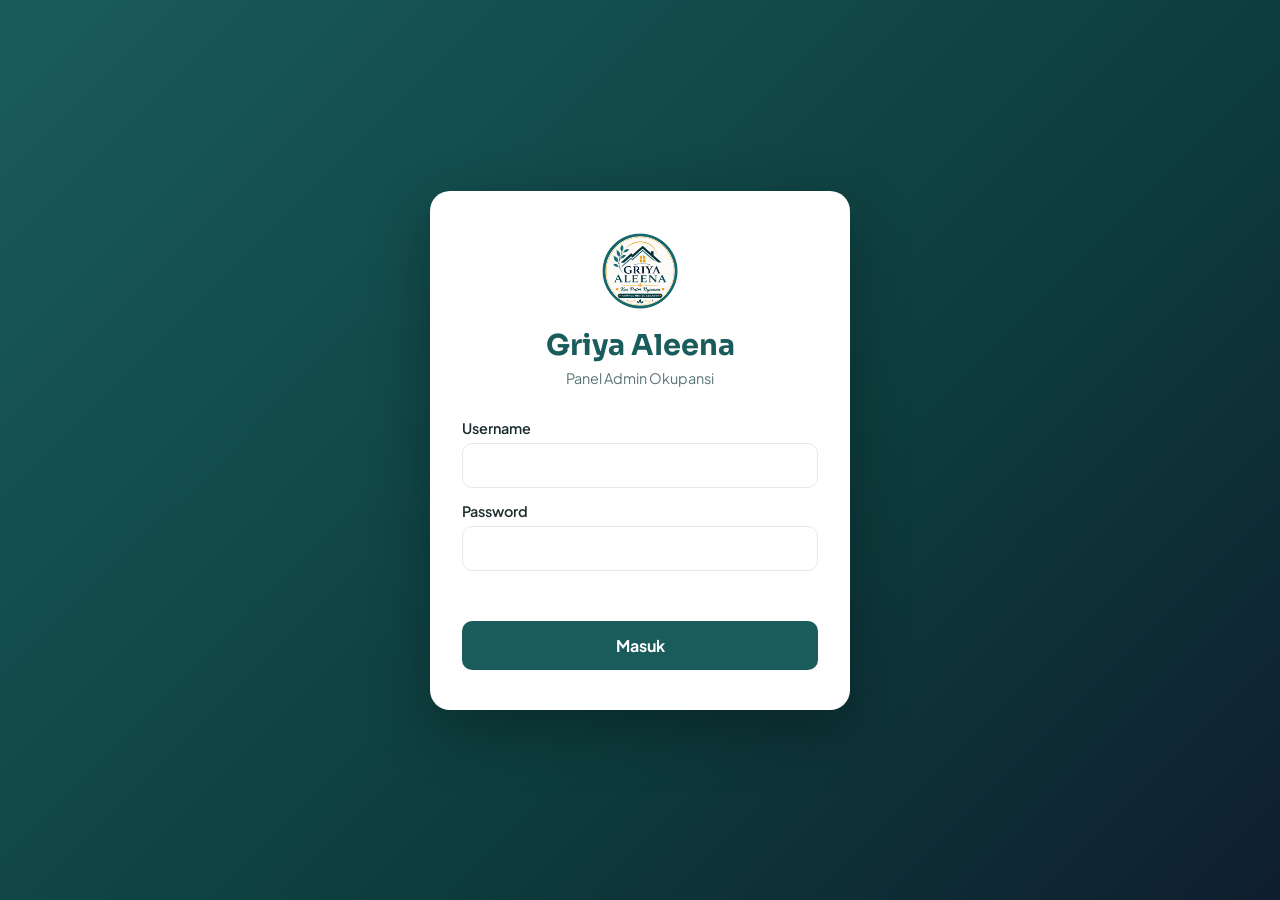
<file: admin.html>
<!DOCTYPE html>
<html lang="id">
<head>
<meta charset="UTF-8">
<meta name="viewport" content="width=device-width, initial-scale=1.0">
<title>Dashboard Admin – Griya Aleena</title>
<link href="https://fonts.googleapis.com/css2?family=Plus+Jakarta+Sans:wght@400;500;600;700;800&family=Sora:wght@400;600;700&display=swap" rel="stylesheet">
<link rel="stylesheet" href="admin.css">
</head>
<body class="admin-body">

<!-- HEADER -->
<header class="admin-header">
  <div class="admin-brand">
    <img src="foto/logo.png" alt="" onerror="this.style.display='none'">
    <div>
      <strong>Griya Aleena</strong>
      <small>Dashboard Okupansi</small>
    </div>
  </div>
  <div class="admin-user">
    <span id="user-name">—</span>
    <button id="btn-users" class="btn-nav">👥 Users</button>
    <button id="btn-logout" class="btn-nav">Logout</button>
  </div>
</header>

<!-- STATS ROW 1 -->
<section class="stats-grid">
  <div class="stat-card"><div class="stat-label">Total Kamar</div><div class="stat-num" id="st-total">–</div></div>
  <div class="stat-card"><div class="stat-label">Terisi</div><div class="stat-num green" id="st-terisi">–</div></div>
  <div class="stat-card"><div class="stat-label">Kosong</div><div class="stat-num red" id="st-kosong">–</div></div>
  <div class="stat-card"><div class="stat-label">Okupansi</div><div class="stat-num amber" id="st-okupansi">–</div></div>
</section>

<!-- STATS ROW 2 (Pembayaran) -->
<section class="stats-grid income-grid">
  <div class="stat-card income clickable" id="card-income-all" data-filter="all" role="button" tabindex="0">
    <div class="stat-label">Pembayaran Keseluruhan</div>
    <div class="stat-num teal" id="st-income-all">–</div>
    <div class="active-badge">🔍 Filter Aktif</div>
  </div>
  <div class="stat-card income clickable" id="card-income-year" data-filter="year" role="button" tabindex="0">
    <div class="stat-label">Pembayaran Tahun Ini</div>
    <div class="stat-num green" id="st-income-year">–</div>
    <div class="active-badge">🔍 Filter Aktif</div>
  </div>
  <div class="stat-card income clickable" id="card-income-month" data-filter="month" role="button" tabindex="0">
    <div class="stat-label">Pembayaran Bulan Ini</div>
    <div class="stat-num amber" id="st-income-month">–</div>
    <div class="active-badge">🔍 Filter Aktif</div>
  </div>
</section>

<!-- ROOM CARDS -->
<section class="section-block">
  <h2 class="section-h">Status Kamar <small id="today-label"></small></h2>
  <div class="rooms-grid" id="rooms-grid"></div>
</section>

<!-- FILTER + TABLE -->
<section class="section-block">
  <div class="table-head">
    <h2 class="section-h">Riwayat Okupansi</h2>
    <div class="table-actions">
      <input type="search" id="search" placeholder="🔍 Cari nama…" />
      <select id="filter-tahun">
        <option value="">Semua Tahun</option>
      </select>
      <select id="filter-status">
        <option value="">Semua Status</option>
        <option value="lunas">✅ Lunas</option>
        <option value="dp">⏳ DP</option>
        <option value="belum">❌ Belum</option>
      </select>
      <button class="btn-primary" id="btn-add">+ Tambah</button>
      <button class="btn-ghost" id="btn-export">⬇ CSV</button>
    </div>
  </div>

  <div class="table-wrap">
    <table id="occ-table">
      <thead>
        <tr>
          <th>Kamar</th><th>Penyewa</th><th>No. HP</th><th>Tipe</th>
          <th>Mulai</th><th>Selesai</th><th>Total</th>
          <th>Status</th><th>Kontrak</th><th>Aksi</th>
        </tr>
      </thead>
      <tbody id="occ-body"></tbody>
    </table>
  </div>
</section>

<!-- MODAL: Okupansi -->
<div class="modal" id="modal-occ">
  <div class="modal-card">
    <h3 id="modal-title">Tambah Okupansi</h3>
    <form id="form-occ">
      <input type="hidden" id="f-id">
      <div class="grid-2">
        <label>Kamar
          <select id="f-room" required></select>
        </label>
        <label>Nama Penyewa
          <input type="text" id="f-nama" required>
        </label>
        <label>No. HP (opsional)
          <input type="text" id="f-hp" placeholder="08xx…">
        </label>
        <label>Asal Kampus (opsional)
          <input type="text" id="f-kampus" placeholder="UNNES, dll.">
        </label>
        <label>Tipe Sewa
          <select id="f-tipe" required>
            <option value="harian">Harian</option>
            <option value="mingguan">Mingguan</option>
            <option value="bulanan" selected>Bulanan</option>
            <option value="semesteran">Semesteran</option>
            <option value="tahunan">Tahunan</option>
          </select>
        </label>
        <label>Status Bayar
          <select id="f-status" required>
            <option value="lunas">✅ Lunas</option>
            <option value="dp">⏳ DP</option>
            <option value="belum">❌ Belum</option>
          </select>
        </label>
        <label>Tanggal Mulai
          <input type="date" id="f-mulai" required>
        </label>
        <label>Tanggal Selesai
          <input type="date" id="f-selesai" required>
        </label>
        <label>Harga Total (Rp)
          <input type="number" id="f-harga" min="0" step="1000" required>
        </label>
        <label>Link Kontrak (Drive/URL)
          <input type="url" id="f-link" placeholder="https://drive.google.com/…">
        </label>
      </div>

      <label>Catatan
        <textarea id="f-catatan" rows="2" placeholder="Mis. dapat diskon prestasi"></textarea>
      </label>

      <div class="modal-actions">
        <button type="button" class="btn-ghost" data-close>Batal</button>
        <button type="submit" class="btn-primary">Simpan</button>
      </div>
    </form>
  </div>
</div>

<!-- MODAL: Users -->
<div class="modal" id="modal-users">
  <div class="modal-card">
    <h3>Kelola User</h3>
    <div id="users-list"></div>
    <hr style="margin:20px 0;border:none;border-top:1px solid #eee">
    <h4>Tambah User</h4>
    <form id="form-user">
      <div class="grid-2">
        <label>Username <input type="text" id="u-username" required></label>
        <label>Nama Lengkap <input type="text" id="u-nama"></label>
        <label>Password <input type="password" id="u-pass" minlength="6" required></label>
        <label>Role
          <select id="u-role">
            <option value="admin">Admin</option>
            <option value="owner">Owner</option>
          </select>
        </label>
      </div>
      <div class="modal-actions">
        <button type="button" class="btn-ghost" data-close>Tutup</button>
        <button type="submit" class="btn-primary">Tambah User</button>
      </div>
    </form>
  </div>
</div>

<script src="admin.js"></script>
</body>
</html>
</file>
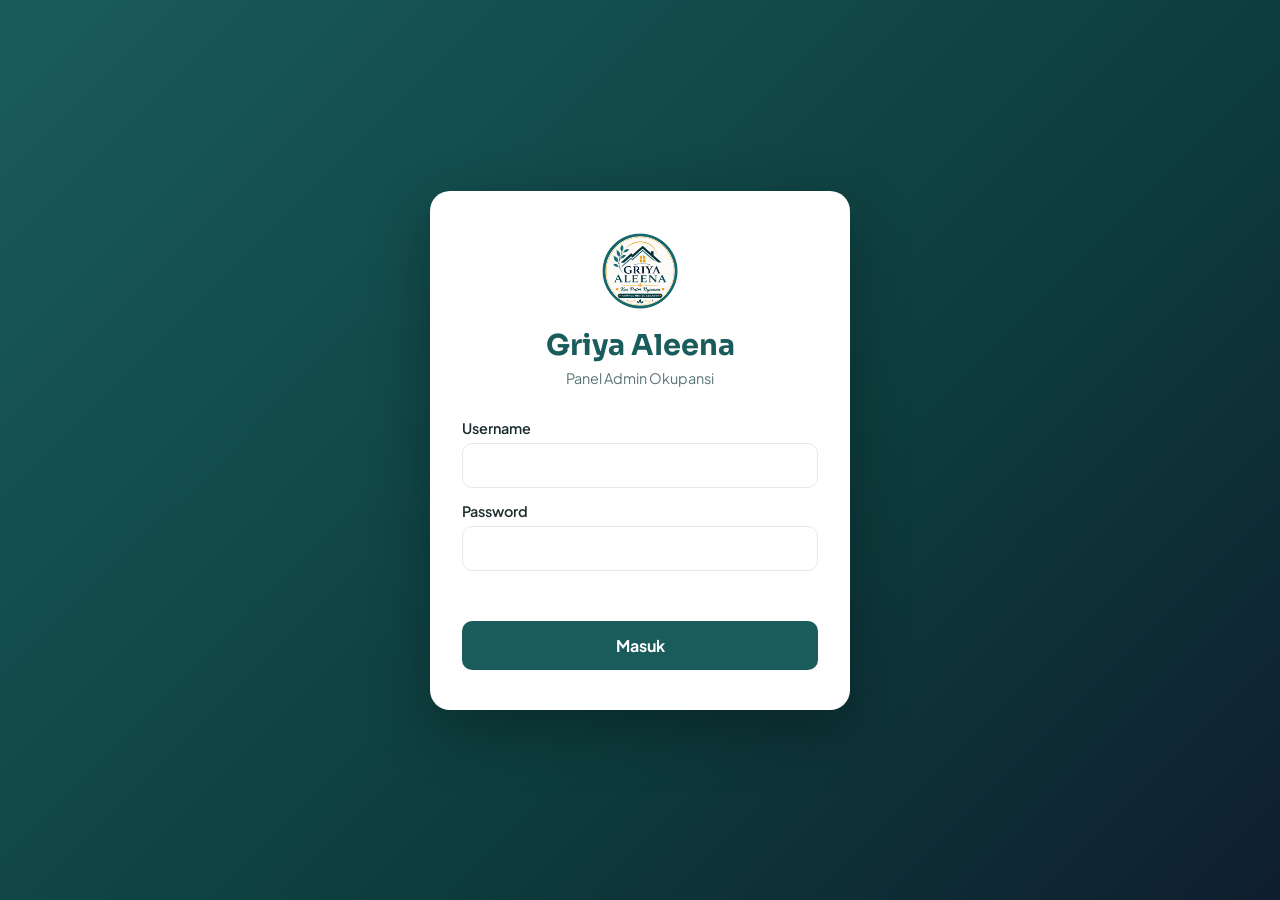
<file: ibun.html>
<!DOCTYPE html>
<html lang="id">
<head>
<meta charset="UTF-8">
<meta name="viewport" content="width=device-width, initial-scale=1.0">
<title>Login Admin – Griya Aleena</title>
<link href="https://fonts.googleapis.com/css2?family=Plus+Jakarta+Sans:wght@400;600;700;800&family=Sora:wght@400;600;700&display=swap" rel="stylesheet">
<link rel="stylesheet" href="ngadmin.css">
</head>
<body class="login-body">

<div class="login-wrap">
  <div class="login-card">
    <div class="login-logo">
      <img src="foto/logo.png" alt="Griya Aleena" onerror="this.style.display='none'">
      <h1>Griya Aleena</h1>
      <p>Panel Admin Okupansi</p>
    </div>

    <form id="login-form">
      <label>Username
        <input type="text" id="username" autocomplete="username" required>
      </label>
      <label>Password
        <input type="password" id="password" autocomplete="current-password" required>
      </label>
      <div id="login-error" class="login-error"></div>
      <button type="submit" id="login-btn">Masuk</button>
    </form>

  </div>
</div>

<script>
const API = 'https://griya-api.lintangglangitt.workers.dev';

document.getElementById('login-form').addEventListener('submit', async (e) => {
  e.preventDefault();
  const btn = document.getElementById('login-btn');
  const err = document.getElementById('login-error');
  err.textContent = '';
  btn.disabled = true;
  btn.textContent = 'Memproses…';

  try {
    const res = await fetch(`${API}/auth/login`, {
      method: 'POST',
      headers: { 'Content-Type': 'application/json' },
      body: JSON.stringify({
        username: document.getElementById('username').value.trim(),
        password: document.getElementById('password').value,
      }),
    });
    const data = await res.json();
    if (!res.ok) throw new Error(data.error || 'Login gagal');

    localStorage.setItem('ga_token', data.token);
    localStorage.setItem('ga_user', JSON.stringify(data.user));
    window.location.href = 'ngadmin.html';
  } catch (e) {
    err.textContent = e.message;
    btn.disabled = false;
    btn.textContent = 'Masuk';
  }
});

// Redirect kalau sudah login
if (localStorage.getItem('ga_token')) {
  window.location.href = 'ngadmin.html';
}
</script>
</body>
</html>
</file>
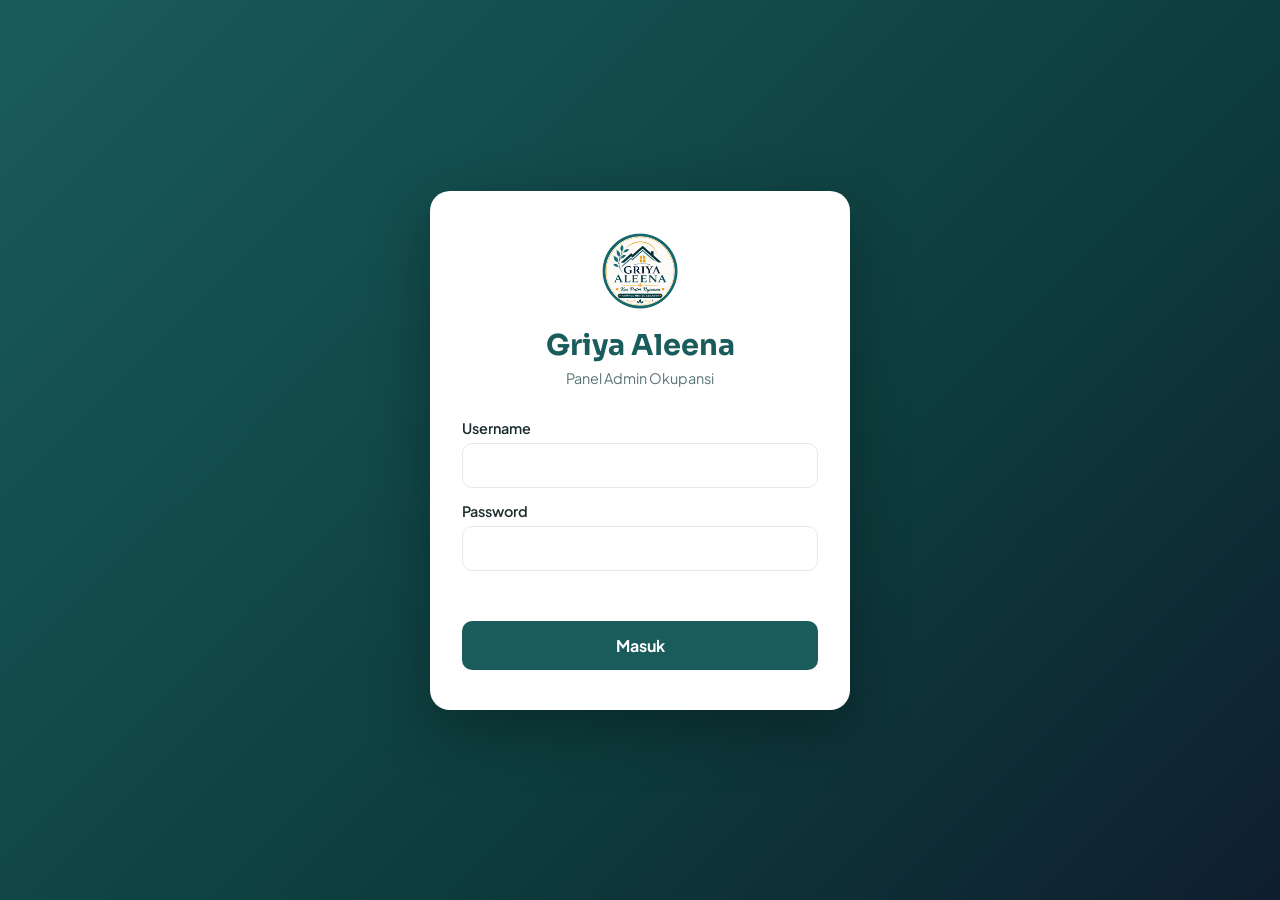
<file: login.html>
<!DOCTYPE html>
<html lang="id">
<head>
<meta charset="UTF-8">
<meta name="viewport" content="width=device-width, initial-scale=1.0">
<title>Login Admin – Griya Aleena</title>
<link href="https://fonts.googleapis.com/css2?family=Plus+Jakarta+Sans:wght@400;600;700;800&family=Sora:wght@400;600;700&display=swap" rel="stylesheet">
<link rel="stylesheet" href="admin.css">
</head>
<body class="login-body">

<div class="login-wrap">
  <div class="login-card">
    <div class="login-logo">
      <img src="foto/logo.png" alt="Griya Aleena" onerror="this.style.display='none'">
      <h1>Griya Aleena</h1>
      <p>Panel Admin Okupansi</p>
    </div>

    <form id="login-form">
      <label>Username
        <input type="text" id="username" autocomplete="username" required>
      </label>
      <label>Password
        <input type="password" id="password" autocomplete="current-password" required>
      </label>
      <div id="login-error" class="login-error"></div>
      <button type="submit" id="login-btn">Masuk</button>
    </form>

  </div>
</div>

<script>
const API = 'https://griya-api.lintangglangitt.workers.dev';

document.getElementById('login-form').addEventListener('submit', async (e) => {
  e.preventDefault();
  const btn = document.getElementById('login-btn');
  const err = document.getElementById('login-error');
  err.textContent = '';
  btn.disabled = true;
  btn.textContent = 'Memproses…';

  try {
    const res = await fetch(`${API}/auth/login`, {
      method: 'POST',
      headers: { 'Content-Type': 'application/json' },
      body: JSON.stringify({
        username: document.getElementById('username').value.trim(),
        password: document.getElementById('password').value,
      }),
    });
    const data = await res.json();
    if (!res.ok) throw new Error(data.error || 'Login gagal');

    localStorage.setItem('ga_token', data.token);
    localStorage.setItem('ga_user', JSON.stringify(data.user));
    window.location.href = 'admin.html';
  } catch (e) {
    err.textContent = e.message;
    btn.disabled = false;
    btn.textContent = 'Masuk';
  }
});

// Redirect kalau sudah login
if (localStorage.getItem('ga_token')) {
  window.location.href = 'admin.html';
}
</script>
</body>
</html>
</file>
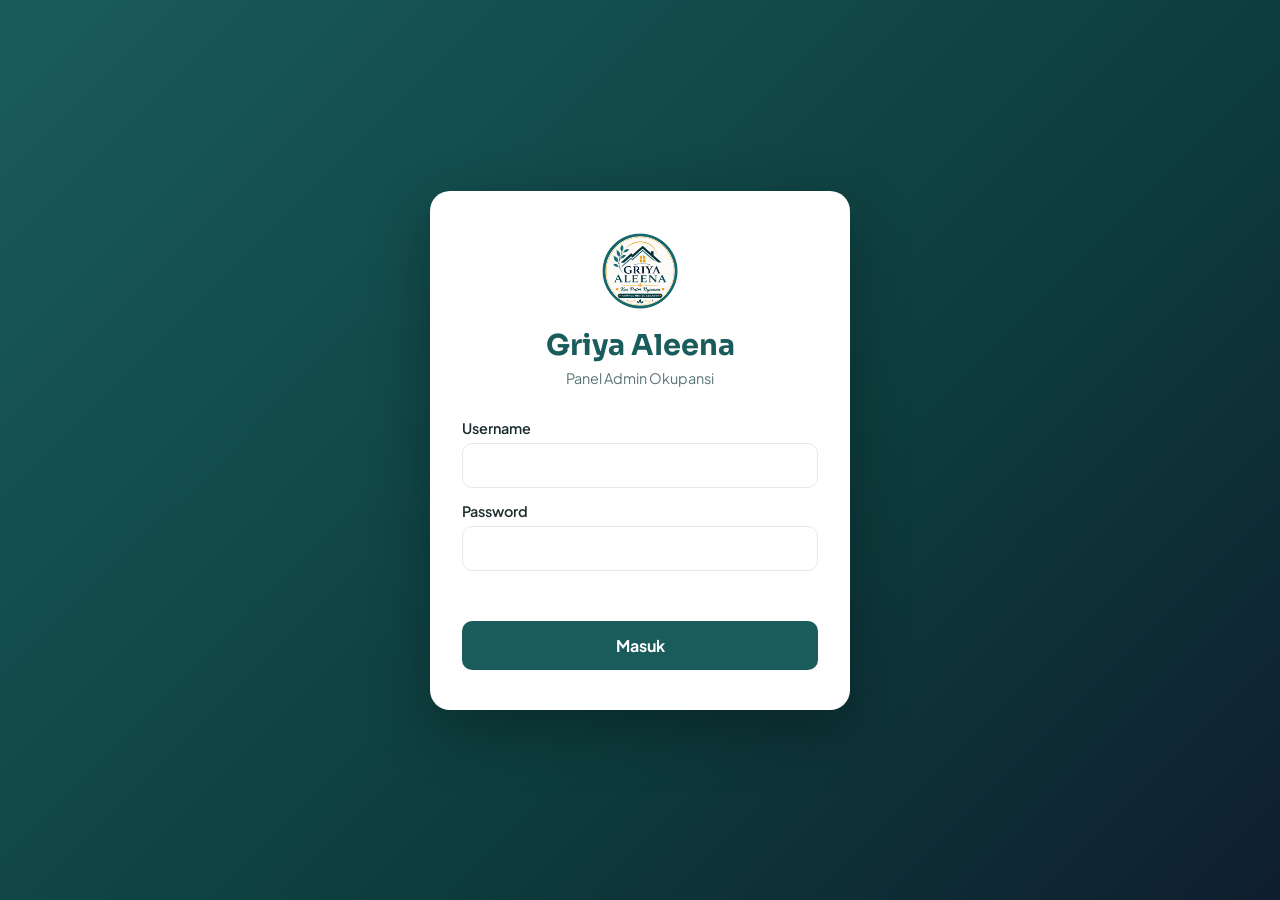
<file: mlebu.html>
<!DOCTYPE html>
<html lang="id">
<head>
<meta charset="UTF-8">
<meta name="viewport" content="width=device-width, initial-scale=1.0">
<title>Login Admin – Griya Aleena</title>
<link href="https://fonts.googleapis.com/css2?family=Plus+Jakarta+Sans:wght@400;600;700;800&family=Sora:wght@400;600;700&display=swap" rel="stylesheet">
<link rel="stylesheet" href="admin.css">
</head>
<body class="login-body">

<div class="login-wrap">
  <div class="login-card">
    <div class="login-logo">
      <img src="foto/logo.png" alt="Griya Aleena" onerror="this.style.display='none'">
      <h1>Griya Aleena</h1>
      <p>Panel Admin Okupansi</p>
    </div>

    <form id="login-form">
      <label>Username
        <input type="text" id="username" autocomplete="username" required>
      </label>
      <label>Password
        <input type="password" id="password" autocomplete="current-password" required>
      </label>
      <div id="login-error" class="login-error"></div>
      <button type="submit" id="login-btn">Masuk</button>
    </form>

  </div>
</div>

<script>
const API = 'https://griya-api.lintangglangitt.workers.dev';

document.getElementById('login-form').addEventListener('submit', async (e) => {
  e.preventDefault();
  const btn = document.getElementById('login-btn');
  const err = document.getElementById('login-error');
  err.textContent = '';
  btn.disabled = true;
  btn.textContent = 'Memproses…';

  try {
    const res = await fetch(`${API}/auth/login`, {
      method: 'POST',
      headers: { 'Content-Type': 'application/json' },
      body: JSON.stringify({
        username: document.getElementById('username').value.trim(),
        password: document.getElementById('password').value,
      }),
    });
    const data = await res.json();
    if (!res.ok) throw new Error(data.error || 'Login gagal');

    localStorage.setItem('ga_token', data.token);
    localStorage.setItem('ga_user', JSON.stringify(data.user));
    window.location.href = 'ngadmin.html';
  } catch (e) {
    err.textContent = e.message;
    btn.disabled = false;
    btn.textContent = 'Masuk';
  }
});

// Redirect kalau sudah login
if (localStorage.getItem('ga_token')) {
  window.location.href = 'ngadmin.html';
}
</script>
</body>
</html>
</file>
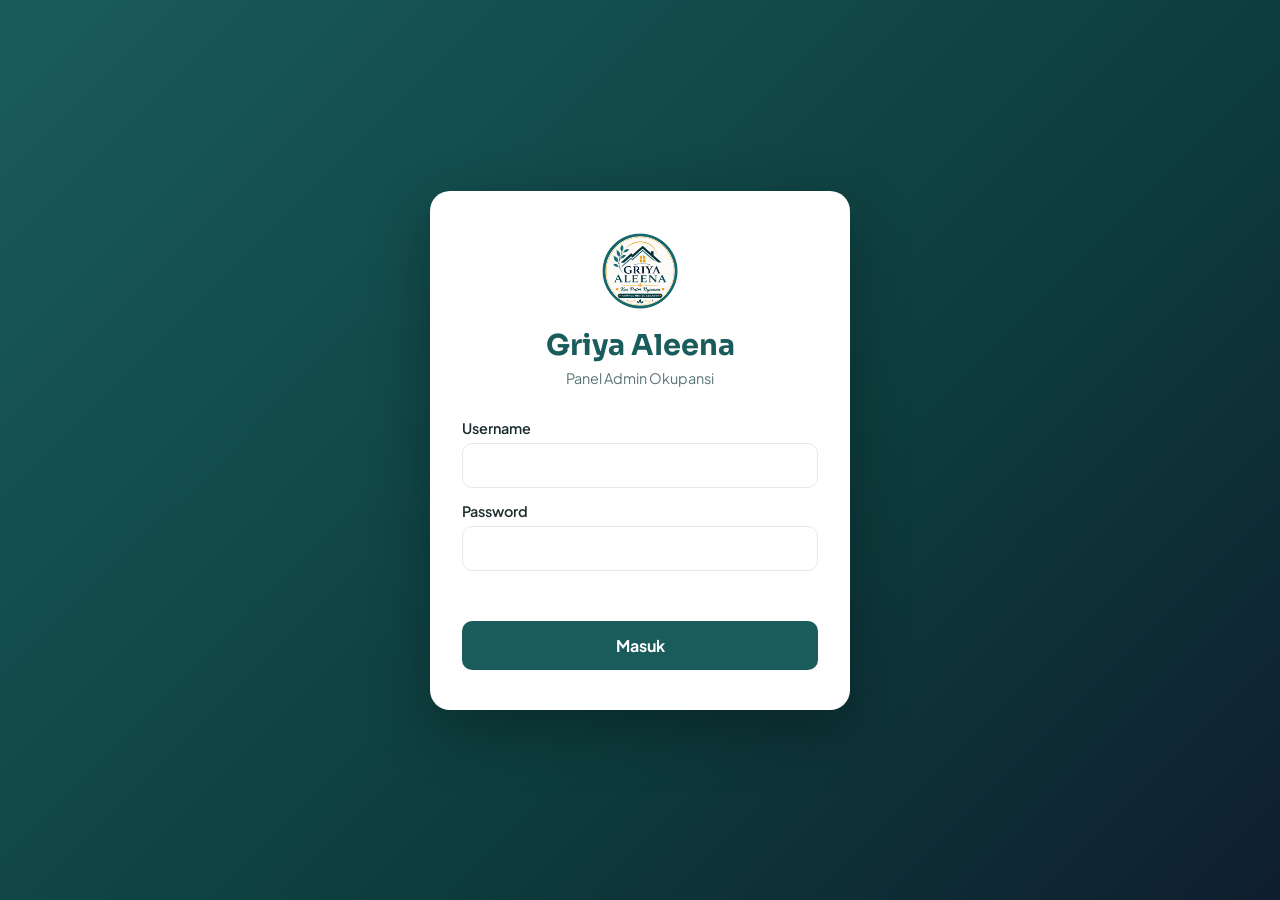
<file: ngadmin.html>
<!DOCTYPE html>
<html lang="id">
<head>
<meta charset="UTF-8">
<meta name="viewport" content="width=device-width, initial-scale=1.0">
<title>Dashboard Admin – Griya Aleena</title>
<link rel="icon" type="image/png" sizes="32x32" href="foto/favicon.png">
<link rel="icon" type="image/png" sizes="16x16" href="foto/favicon.png">
<link rel="apple-touch-icon" href="foto/favicon.png">
<link href="https://fonts.googleapis.com/css2?family=Plus+Jakarta+Sans:wght@400;500;600;700;800&family=Sora:wght@400;600;700&display=swap" rel="stylesheet">
<link rel="stylesheet" href="ngadmin.css">
<link rel="stylesheet" href="print.css">
</head>
<body class="admin-body">

<!-- HEADER -->
<header class="admin-header">
  <div class="admin-brand">
    <img src="foto/logo.png" alt="" onerror="this.style.display='none'">
    <div>
      <strong>Griya Aleena</strong>
      <small>Dashboard Okupansi</small>
    </div>
  </div>

  <div class="admin-user">
    <span id="user-name">—</span>
    <button id="btn-analytics" class="btn-nav">📊 Analitik</button>
    <button id="btn-users" class="btn-nav">👥 Users</button>
    <button id="btn-logout" class="btn-nav">Logout</button>
  </div>
  
</header>

<!-- STATS ROW 1 -->
<section class="stats-grid">
  <div class="stat-card"><div class="stat-label">Total Kamar</div><div class="stat-num" id="st-total">–</div></div>
  <div class="stat-card"><div class="stat-label">Terisi</div><div class="stat-num green" id="st-terisi">–</div></div>
  <div class="stat-card"><div class="stat-label">Kosong</div><div class="stat-num red" id="st-kosong">–</div></div>
  <div class="stat-card"><div class="stat-label">Okupansi</div><div class="stat-num amber" id="st-okupansi">–</div></div>
</section>

<!-- STATS ROW 2 -->
<section class="stats-grid income-grid">
  <div class="stat-card income clickable" id="card-income-all" data-filter="all" role="button" tabindex="0">
    <div class="stat-label">Pembayaran Keseluruhan</div>
    <div class="stat-num teal" id="st-income-all">–</div>
    <div class="active-badge">🔍 Filter Aktif</div>
  </div>
  <div class="stat-card income clickable" id="card-income-year" data-filter="year" role="button" tabindex="0">
    <div class="stat-label">Pembayaran Tahun Ini</div>
    <div class="stat-num green" id="st-income-year">–</div>
    <div class="active-badge">🔍 Filter Aktif</div>
  </div>
  <div class="stat-card income clickable" id="card-income-month" data-filter="month" role="button" tabindex="0">
    <div class="stat-label">Pembayaran Bulan Ini</div>
    <div class="stat-num amber" id="st-income-month">–</div>
    <div class="active-badge">🔍 Filter Aktif</div>
  </div>
</section>

<!-- ROOM CARDS -->
<section class="section-block">
  <h2 class="section-h">Status Kamar <small id="today-label"></small></h2>
  <div class="rooms-grid" id="rooms-grid"></div>
</section>

<!-- FILTER + TABLE -->
<section class="section-block">
  <div class="table-head">
    <h2 class="section-h">Riwayat Okupansi</h2>
    <div class="table-actions">
      <button class="btn-primary" id="btn-add">+ Tambah</button>
      <input type="search" id="search" placeholder="🔍 Cari nama…" />
      <select id="filter-tahun">
        <option value="">Semua Tahun</option>
      </select>
      <select id="filter-status">
        <option value="">Semua Status</option>
        <option value="lunas">✅ Lunas</option>
        <option value="dp">⏳ DP</option>
        <option value="belum">❌ Belum</option>
      </select>
      <button class="btn-ghost" id="btn-export">⬇ Export CSV</button>
      <button class="btn-ghost" id="btn-import">⬆ Import CSV</button>
      <input type="file" id="import-file" accept=".csv" style="display:none">
    </div>
  </div>

  <div class="table-wrap">
    <table id="occ-table">
      <thead>
        <tr>
          <th>Kamar</th><th>Penyewa</th><th>No. HP</th><th>Tipe</th>
          <th>Mulai</th><th>Selesai</th><th>Total</th>
          <th>Status</th><th>Kontrak</th><th>Aksi</th>
        </tr>
      </thead>
      <tbody id="occ-body"></tbody>
    </table>
  </div>
</section>

<!-- MODAL: Okupansi -->
<div class="modal" id="modal-occ">
  <div class="modal-card modal-card-wide">
    <h3 id="modal-title">Tambah Okupansi</h3>
    <form id="form-occ">
      <input type="hidden" id="f-id">

           <!-- ═══ DATA KONTRAK ═══ -->
      <div class="form-section">
        <div class="form-section-title">📋 Data Kontrak</div>
        <div class="grid-2">
          <label>Kamar
            <select id="f-room" required></select>
          </label>
          <label>Tipe Sewa
            <select id="f-tipe" required>
              <option value="harian">Harian</option>
              <option value="mingguan">Mingguan</option>
              <option value="bulanan" selected>Bulanan</option>
              <option value="semesteran">Semesteran</option>
              <option value="tahunan">Tahunan</option>
            </select>
          </label>
          <label>Tanggal Mulai
            <input type="date" id="f-mulai" required>
          </label>
          <label>Tanggal Selesai
            <input type="date" id="f-selesai" required>
          </label>
          <label>Harga Total (Rp)
            <input type="number" id="f-harga" min="0" step="1000" required placeholder="Otomatis sesuai tipe sewa">
          </label>          
          <label>Status Bayar
            <select id="f-status" required>
              <option value="lunas">✅ Lunas</option>
              <option value="dp">⏳ DP</option>
              <option value="belum">❌ Belum</option>
            </select>
          </label>
        </div>

        <label style="margin-top:14px;">Kontrak Sewa
          <div class="upload-box">
            <input type="file" id="f-file" accept=".pdf,.jpg,.jpeg,.png" style="display:none">
            <button type="button" class="btn-upload" id="btn-upload-file">
              📎 Pilih File Kontrak
            </button>
            <span class="upload-hint">PDF/JPG/PNG · max 5 MB</span>
            <div id="upload-status" class="upload-status"></div>
            <input type="hidden" id="f-link">
            <div id="link-preview" class="link-preview"></div>
          </div>
        </label>
      </div>

      <!-- ═══ DATA PENYEWA ═══ -->
      <div class="form-section">
        <div class="form-section-title">👤 Data Penyewa</div>

        <label>Nama Penyewa
          <input type="text" id="f-nama" required placeholder="Nama lengkap penyewa">
        </label>
        
        <label>No. KTP/SIM
          <input type="text" id="f-ktp" placeholder="16 digit NIK / No SIM">
        </label>
        <label>Alamat
          <input type="text" id="f-alamat" placeholder="Alamat lengkap sesuai KTP">
        </label>
        <label>Nomor HP
          <input type="text" id="f-hp" placeholder="08xx…">
        </label>
        <label>Asal Kampus (opsional)
          <input type="text" id="f-kampus" placeholder="UNNES, dll.">
        </label>
      </div>

      <!-- ═══ DATA ORTU/WALI ═══ -->
      <div class="form-section">
      
         <div class="form-section-title">
          👨‍👩‍👧 Data Orang Tua/Wali (Opsional untuk surat perjanjian)
        </div>
        
        <label>Nama Orang Tua/Wali
          <input type="text" id="f-nama-ortu" placeholder="Nama lengkap orang tua/wali">
        </label>
        <label>No. KTP/SIM
          <input type="text" id="f-ktp-ortu" placeholder="16 digit NIK / No SIM">
        </label>
        <label>Alamat
          <input type="text" id="f-alamat-ortu" placeholder="Alamat lengkap orang tua/wali">
        </label>
        <label>Nomor HP
          <input type="text" id="f-hp-ortu" placeholder="08xx…">
        </label>
      </div>

      <!-- ═══ CATATAN ═══ -->
      <div class="form-section">
        <div class="form-section-title">📝 Catatan</div>
        <label>
          <textarea id="f-catatan" rows="2" placeholder="Mis. dapat diskon prestasi"></textarea>
        </label>
      </div>

      <div class="modal-actions">
        <button type="button" class="btn-ghost" data-close>Batal</button>
        <button type="submit" class="btn-primary">Simpan</button>
      </div>
    </form>
  </div>
</div>

<!-- MODAL: Invoice -->
<div class="invoice-modal" id="invoice-modal">
  <div class="invoice-wrapper" id="invoice-content"></div>
</div>

<!-- MODAL: Kuitansi -->
<div class="invoice-modal" id="kuitansi-modal">
  <div class="invoice-wrapper" id="kuitansi-content"></div>
</div>

<!-- MODAL: Perjanjian -->
<div class="invoice-modal" id="perjanjian-modal">
  <div class="invoice-wrapper perjanjian-wrapper" id="perjanjian-content"></div>
</div>

<!-- MODAL: Import Result -->
<div class="modal" id="modal-import-result">
  <div class="modal-card">
    <h3>Hasil Import CSV</h3>
    <div id="import-result"></div>
    <div class="modal-actions">
      <button type="button" class="btn-primary" data-close>Tutup</button>
    </div>
  </div>
</div>

<!-- ═══ MODAL: USERS ═══ -->
<div class="modal" id="modal-users">
  <div class="modal-card">
    <h3>Kelola User</h3>
    <div id="users-list"></div>
    <hr style="margin:20px 0;border:none;border-top:1px solid #eee">
    <h4>Tambah User</h4>
    <form id="form-user">
      <div class="grid-2">
        <label>Username <input type="text" id="u-username" required></label>
        <label>Nama Lengkap <input type="text" id="u-nama"></label>
        <label>Password <input type="password" id="u-pass" minlength="6" required></label>
        <label>Role
          <select id="u-role">
            <option value="admin">Admin</option>
            <option value="owner">Owner</option>
          </select>
        </label>
      </div>
      <div class="modal-actions">
        <button type="button" class="btn-ghost" data-close>Tutup</button>
        <button type="submit" class="btn-primary">Tambah User</button>
      </div>
    </form>
  </div>
</div>

<!-- ═══ MODAL: ANALITIK ═══ -->
<div class="modal modal-analytics" id="modal-analytics">
  <div class="modal-card modal-card-analytics">
    <div class="analytics-header">
      <h3>📊 Analitik Pengunjung</h3>
      <div class="analytics-filter">
        <select id="analytics-period">
          <option value="7">7 Hari Terakhir</option>
          <option value="30" selected>30 Hari Terakhir</option>
          <option value="90">90 Hari Terakhir</option>
          <option value="365">1 Tahun</option>
        </select>
        <button class="btn-ghost" data-close-analytics>✕</button>
      </div>
    </div>
    <div id="analytics-content">
      <div class="analytics-loading">⏳ Memuat data...</div>
    </div>
  </div>
</div>

<!-- ═══ MODAL: DETAIL LOG VISITOR ═══ -->
<div class="modal modal-logs" id="modal-logs">
  <div class="modal-card modal-card-logs">
    <div class="analytics-header">
      <h3>📋 Detail Log Pengunjung</h3>
      <div class="analytics-filter">
        <input type="search" id="log-search" placeholder="🔍 Cari IP / kota / browser…" style="padding:8px 12px;border:1.5px solid #e3ebeb;border-radius:8px;font-family:inherit;font-size:0.85rem;">
        <button class="btn-ghost" data-close-logs>✕</button>
      </div>
    </div>
    <div id="logs-content">
      <div class="analytics-loading">⏳ Memuat log...</div>
    </div>
  </div>
</div>

<!-- ═══ SCRIPT ═══ -->
<script src="ngadmin.js"></script>
</body>
</html>
</file>
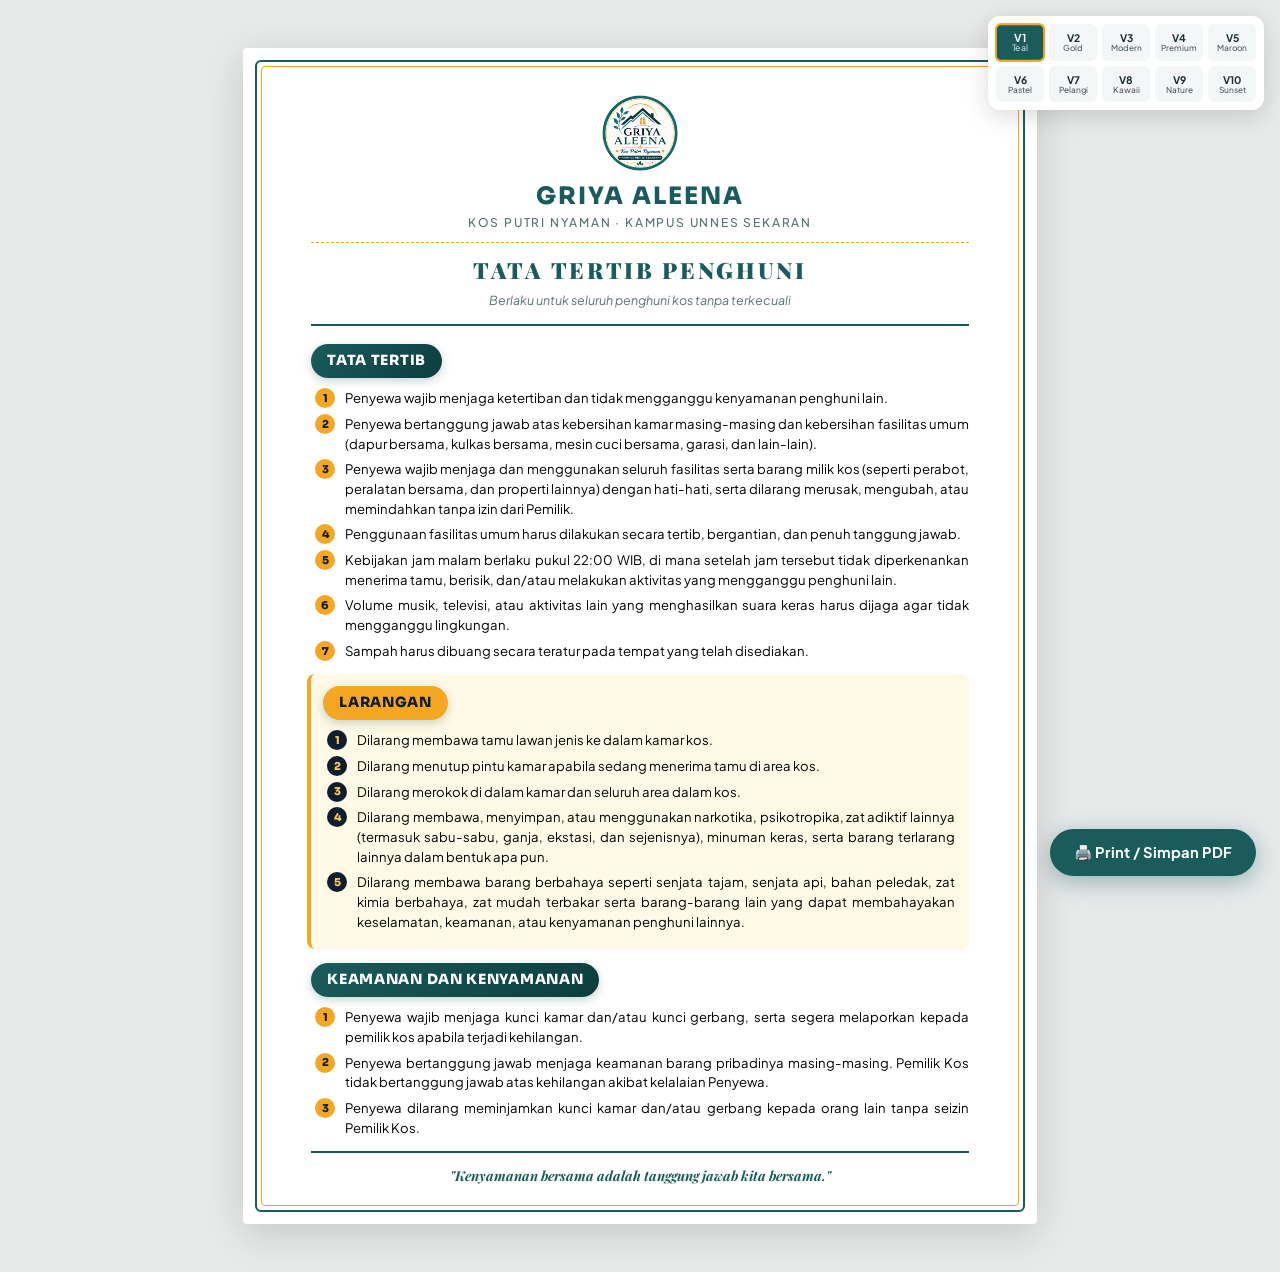
<file: tatib.html>
<!DOCTYPE html>
<html lang="id">
<head>
<meta charset="UTF-8">
<meta name="viewport" content="width=device-width, initial-scale=1.0">
<title>Tata Tertib – Griya Aleena</title>
<link rel="icon" type="image/png" sizes="32x32" href="foto/favicon.png">
<link rel="icon" type="image/png" sizes="16x16" href="foto/favicon.png">
<link rel="apple-touch-icon" href="foto/favicon.png">
<link href="https://fonts.googleapis.com/css2?family=Plus+Jakarta+Sans:wght@400;500;600;700;800&family=Sora:wght@400;600;700;800&family=Playfair+Display:wght@500;700;900&family=Cormorant+Garamond:wght@500;700&family=Pacifico&family=Poppins:wght@400;600;700;900&display=swap" rel="stylesheet">
<style>
/* ═══════════════════════════════════════════════════
   BASE RESET
   ═══════════════════════════════════════════════════ */
* { box-sizing: border-box; margin: 0; padding: 0; }

html, body {
  padding: 24px 16px;
  background: #e8eaea;
  font-family: 'Plus Jakarta Sans', sans-serif;
  line-height: 1.55;
  transition: background 0.3s;
}

/* ═══════════════════════════════════════════════════
   SWITCHER — 10 tombol
   ═══════════════════════════════════════════════════ */
.version-switcher {
  position: fixed;
  top: 16px;
  right: 16px;
  background: white;
  border-radius: 12px;
  box-shadow: 0 6px 24px rgba(0,0,0,0.15);
  padding: 8px;
  display: grid;
  grid-template-columns: repeat(5, 1fr);
  gap: 5px;
  z-index: 200;
  max-width: 360px;
}
.version-switcher button {
  background: #f4f7f7;
  color: #1c2e2e;
  border: 2px solid transparent;
  padding: 6px 4px;
  border-radius: 6px;
  font-family: 'Plus Jakarta Sans', sans-serif;
  font-size: 0.65rem;
  font-weight: 700;
  cursor: pointer;
  transition: all 0.15s;
  line-height: 1.1;
  text-align: center;
}
.version-switcher button:hover { background: #e8f0f0; }
.version-switcher button.active {
  background: #1a5c5c;
  color: white;
  border-color: #F5A623;
  transform: scale(1.05);
}
.version-switcher button small {
  display: block;
  font-size: 0.52rem;
  font-weight: 500;
  opacity: 0.75;
}

/* ═══════════════════════════════════════════════════
   PAGE BASE
   ═══════════════════════════════════════════════════ */
.page {
  width: 21cm;
  min-height: 29.7cm;
  margin: 0 auto;
  padding: 1.2cm 1.8cm 1cm 1.8cm;
  position: relative;
  display: flex;
  flex-direction: column;
  overflow: hidden;
}
.header { text-align: center; position: relative; z-index: 2; }
.header-logo { display: flex; justify-content: center; align-items: center; }
.header-logo img { width: auto; object-fit: contain; }
.header-brand, .header-tagline, .header h1, .header .subtitle { position: relative; z-index: 2; }
.content { flex: 1; position: relative; z-index: 2; }
.section ol { list-style: none; counter-reset: item; padding-left: 4px; }
.section ol li { position: relative; counter-increment: item; text-align: justify; }
.section ol li::before {
  display: flex; align-items: center; justify-content: center;
  position: absolute; left: 0;
  font-family: 'Sora', sans-serif; font-weight: 800;
}
.footer { margin-top: auto; text-align: center; position: relative; z-index: 2; }

.print-btn {
  position: fixed; bottom: 24px; right: 24px;
  border: none; padding: 14px 24px; border-radius: 50px;
  font-family: 'Plus Jakarta Sans', sans-serif;
  font-size: 0.92rem; font-weight: 700; cursor: pointer;
  display: flex; align-items: center; gap: 8px;
  z-index: 100;
  transition: transform 0.15s, box-shadow 0.15s;
}
.print-btn:hover { transform: translateY(-2px); }

/* ═══════════════════════════════════════════════════
   V1: TEAL FORMAL
   ═══════════════════════════════════════════════════ */
body.ver-1 { background: #e8eaea; }
body.ver-1 .page { background: white; box-shadow: 0 10px 40px rgba(0,0,0,0.15); border-radius: 4px; }
body.ver-1 .page::before { content: ''; position: absolute; inset: 12px; border: 2px solid #1a5c5c; border-radius: 6px; pointer-events: none; z-index: 1; }
body.ver-1 .page::after { content: ''; position: absolute; inset: 18px; border: 1px solid #F5A623; border-radius: 4px; pointer-events: none; z-index: 1; }
body.ver-1 .header { padding-bottom: 14px; margin-bottom: 18px; border-bottom: 2px solid #1a5c5c; }
body.ver-1 .header-logo { margin-bottom: 10px; }
body.ver-1 .header-logo img { height: 80px; }
body.ver-1 .header-brand { font-family: 'Sora', sans-serif; font-size: 1.5rem; font-weight: 800; color: #1a5c5c; letter-spacing: 0.08em; line-height: 1.1; margin-bottom: 4px; }
body.ver-1 .header-tagline { font-size: 0.75rem; color: #5a7373; letter-spacing: 0.15em; font-weight: 500; margin-bottom: 10px; }
body.ver-1 .header h1 { font-family: 'Playfair Display', serif; font-size: 1.4rem; font-weight: 900; color: #1a5c5c; letter-spacing: 0.12em; text-transform: uppercase; padding-top: 10px; border-top: 1px dashed #F5A623; margin-bottom: 3px; }
body.ver-1 .header .subtitle { font-size: 0.78rem; color: #5a7373; font-style: italic; }
body.ver-1 .section { margin-bottom: 14px; }
body.ver-1 .section-title { font-family: 'Sora', sans-serif; font-size: 0.88rem; font-weight: 800; color: white; background: linear-gradient(135deg, #1a5c5c 0%, #0d3d3d 100%); padding: 6px 16px; border-radius: 50px; display: inline-block; margin-bottom: 10px; letter-spacing: 0.05em; box-shadow: 0 3px 10px rgba(26,92,92,0.25); }
body.ver-1 .section ol li { padding-left: 30px; margin-bottom: 6px; font-size: 0.82rem; line-height: 1.5; }
body.ver-1 .section ol li::before { content: counter(item); top: 0; width: 20px; height: 20px; background: #F5A623; color: #0f1e2e; border-radius: 50%; font-size: 0.68rem; }
body.ver-1 .section.highlight { background: #fff9e6; border-left: 4px solid #F5A623; border-radius: 8px; padding: 12px 14px 12px 12px; margin-left: -4px; }
body.ver-1 .section.highlight .section-title { background: #F5A623; color: #0f1e2e; }
body.ver-1 .section.highlight ol li::before { background: #0f1e2e; color: #ffc654; }
body.ver-1 .footer { padding-top: 12px; border-top: 2px solid #1a5c5c; }
body.ver-1 .footer-quote { font-family: 'Playfair Display', serif; font-size: 0.85rem; color: #1a5c5c; font-weight: 700; font-style: italic; }
body.ver-1 .print-btn { background: #1a5c5c; color: white; box-shadow: 0 6px 24px rgba(26,92,92,0.4); }

/* ═══════════════════════════════════════════════════
   V2: CLASSIC GOLD
   ═══════════════════════════════════════════════════ */
body.ver-2 { background: #f0ebe0; }
body.ver-2 .page { background: #fdfbf5; box-shadow: 0 10px 40px rgba(139,111,71,0.2); border-radius: 4px; }
body.ver-2 .page::before { content: ''; position: absolute; inset: 12px; border: 3px double #C9A961; pointer-events: none; z-index: 1; }
body.ver-2 .page::after { content: ''; position: absolute; inset: 22px; border: 1px solid #8B6F47; pointer-events: none; z-index: 1; opacity: 0.5; }
body.ver-2 .header { padding-bottom: 14px; margin-bottom: 18px; }
body.ver-2 .header-logo { margin-bottom: 10px; }
body.ver-2 .header-logo img { height: 80px; }
body.ver-2 .header-brand { font-family: 'Playfair Display', serif; font-size: 1.7rem; font-weight: 900; color: #8B6F47; letter-spacing: 0.15em; line-height: 1.1; margin-bottom: 4px; }
body.ver-2 .header-tagline { font-family: 'Playfair Display', serif; font-size: 0.75rem; color: #7A6A55; letter-spacing: 0.25em; font-weight: 500; font-style: italic; margin-bottom: 10px; }
body.ver-2 .header h1 { font-family: 'Playfair Display', serif; font-size: 1.5rem; font-weight: 900; color: #8B6F47; letter-spacing: 0.15em; text-transform: uppercase; margin-bottom: 3px; }
body.ver-2 .header .subtitle { font-family: 'Playfair Display', serif; font-size: 0.8rem; color: #7A6A55; font-style: italic; }
body.ver-2 .section { margin-bottom: 14px; }
body.ver-2 .section-title { font-family: 'Playfair Display', serif; font-size: 1rem; font-weight: 900; color: white; background: linear-gradient(135deg, #C9A961 0%, #8B6F47 100%); padding: 6px 18px; border-radius: 2px; display: inline-block; margin-bottom: 10px; letter-spacing: 0.2em; text-transform: uppercase; }
body.ver-2 .section ol li { padding-left: 30px; margin-bottom: 6px; font-family: 'Playfair Display', serif; font-size: 0.85rem; line-height: 1.5; }
body.ver-2 .section ol li::before { content: counter(item); top: 2px; width: 20px; height: 20px; background: #C9A961; color: white; border-radius: 2px; font-size: 0.7rem; }
body.ver-2 .section.highlight { background: #f5ecd0; border-left: 4px solid #C9A961; padding: 12px 14px 12px 12px; margin-left: -4px; }
body.ver-2 .section.highlight .section-title { background: #8B6F47; color: #E6D194; }
body.ver-2 .section.highlight ol li::before { background: #8B6F47; color: #E6D194; }
body.ver-2 .footer { padding-top: 12px; border-top: 1px solid #C9A961; }
body.ver-2 .footer-quote { font-family: 'Playfair Display', serif; font-size: 0.92rem; color: #8B6F47; font-weight: 700; font-style: italic; }
body.ver-2 .print-btn { background: #8B6F47; color: white; box-shadow: 0 6px 24px rgba(139,111,71,0.4); }

/* ═══════════════════════════════════════════════════
   V3: MODERN MINIMALIS
   ═══════════════════════════════════════════════════ */
body.ver-3 { background: #f5f5f5; }
body.ver-3 .page { background: white; box-shadow: 0 20px 60px rgba(0,0,0,0.08); border-left: 10px solid #FFD400; }
body.ver-3 .header { padding-bottom: 16px; margin-bottom: 18px; border-bottom: 4px solid #0a0a0a; }
body.ver-3 .header-logo { margin-bottom: 10px; }
body.ver-3 .header-logo img { height: 80px; }
body.ver-3 .header-brand { font-family: 'Sora', sans-serif; font-size: 1.7rem; font-weight: 800; color: #0a0a0a; letter-spacing: -0.02em; line-height: 1; margin-bottom: 4px; }
body.ver-3 .header-tagline { font-family: 'Sora', sans-serif; font-size: 0.7rem; color: #666; letter-spacing: 0.2em; font-weight: 700; text-transform: uppercase; margin-bottom: 12px; }
body.ver-3 .header h1 { font-family: 'Sora', sans-serif; font-size: 1.25rem; font-weight: 800; color: #0a0a0a; letter-spacing: 0.08em; text-transform: uppercase; background: #FFD400; display: inline-block; padding: 6px 20px; margin-bottom: 6px; }
body.ver-3 .header .subtitle { font-size: 0.78rem; color: #666; font-style: italic; }
body.ver-3 .section { margin-bottom: 14px; }
body.ver-3 .section-title { font-family: 'Sora', sans-serif; font-size: 0.82rem; font-weight: 800; color: white; background: #0a0a0a; padding: 6px 14px; display: inline-block; margin-bottom: 10px; letter-spacing: 0.2em; text-transform: uppercase; }
body.ver-3 .section ol li { padding-left: 32px; margin-bottom: 6px; font-size: 0.82rem; line-height: 1.5; }
body.ver-3 .section ol li::before { content: counter(item, decimal-leading-zero); top: 1px; width: 24px; height: 20px; background: #FFD400; color: #0a0a0a; font-size: 0.68rem; }
body.ver-3 .section.highlight { background: #fffbe0; border-left: 4px solid #FFD400; padding: 12px 14px 12px 12px; margin-left: -4px; }
body.ver-3 .section.highlight .section-title { background: #FFD400; color: #0a0a0a; }
body.ver-3 .section.highlight ol li::before { background: #0a0a0a; color: #FFD400; }
body.ver-3 .footer { padding-top: 14px; border-top: 4px solid #0a0a0a; }
body.ver-3 .footer-quote { font-family: 'Sora', sans-serif; font-size: 0.85rem; color: #0a0a0a; font-weight: 800; }
body.ver-3 .print-btn { background: #0a0a0a; color: #FFD400; border-radius: 0; font-family: 'Sora', sans-serif; font-weight: 800; box-shadow: 0 6px 24px rgba(0,0,0,0.3); }

/* ═══════════════════════════════════════════════════
   V4: PREMIUM WATERMARK
   ═══════════════════════════════════════════════════ */
body.ver-4 { background: #e8eaea; }
body.ver-4 .page { background: white; box-shadow: 0 20px 60px rgba(0,0,0,0.15); }
body.ver-4 .page::before { content: ''; position: absolute; inset: 0; background-image: url('foto/logo.png'); background-repeat: no-repeat; background-position: center; background-size: 65%; opacity: 0.05; pointer-events: none; z-index: 0; }
body.ver-4 .page::after { content: ''; position: absolute; inset: 14px; border: 2px solid #C9A961; pointer-events: none; z-index: 1; }
body.ver-4 .header { padding-bottom: 14px; margin-bottom: 18px; }
body.ver-4 .header-logo { margin-bottom: 10px; }
body.ver-4 .header-logo img { height: 85px; filter: drop-shadow(0 4px 12px rgba(26,92,92,0.15)); }
body.ver-4 .header-brand { font-family: 'Sora', sans-serif; font-size: 1.6rem; font-weight: 800; color: #1a5c5c; letter-spacing: 0.12em; line-height: 1.1; margin-bottom: 4px; }
body.ver-4 .header-tagline { font-size: 0.72rem; color: #5a7373; letter-spacing: 0.25em; font-weight: 600; margin-bottom: 10px; text-transform: uppercase; }
body.ver-4 .header h1 { font-family: 'Sora', sans-serif; font-size: 1.35rem; font-weight: 800; color: #1a5c5c; letter-spacing: 0.15em; text-transform: uppercase; padding-top: 12px; border-top: 1px solid #C9A961; margin-bottom: 5px; }
body.ver-4 .header .subtitle { font-size: 0.78rem; color: #5a7373; font-style: italic; }
body.ver-4 .section { margin-bottom: 14px; }
body.ver-4 .section-title { font-family: 'Sora', sans-serif; font-size: 0.85rem; font-weight: 800; color: white; background: linear-gradient(135deg, #1a5c5c 0%, #0d3d3d 100%); padding: 6px 16px; border-radius: 50px; display: inline-block; margin-bottom: 10px; letter-spacing: 0.08em; box-shadow: 0 3px 12px rgba(26,92,92,0.3); }
body.ver-4 .section ol li { padding-left: 30px; margin-bottom: 6px; font-size: 0.82rem; line-height: 1.5; }
body.ver-4 .section ol li::before { content: counter(item); top: 1px; width: 20px; height: 20px; background: #C9A961; color: white; border-radius: 50%; font-size: 0.7rem; box-shadow: 0 2px 6px rgba(201,169,97,0.4); }
body.ver-4 .section.highlight { background: #fdf6e3; border-left: 4px solid #C9A961; border-radius: 8px; padding: 12px 14px 12px 12px; margin-left: -4px; }
body.ver-4 .section.highlight .section-title { background: #C9A961; }
body.ver-4 .section.highlight ol li::before { background: #1a5c5c; }
body.ver-4 .footer { padding-top: 14px; border-top: 1px solid #C9A961; }
body.ver-4 .footer-quote { font-family: 'Sora', sans-serif; font-size: 0.88rem; color: #1a5c5c; font-weight: 700; font-style: italic; }
body.ver-4 .print-btn { background: #1a5c5c; color: white; box-shadow: 0 6px 24px rgba(26,92,92,0.4); }

/* ═══════════════════════════════════════════════════
   V5: ELEGAN MAROON
   ═══════════════════════════════════════════════════ */
body.ver-5 { background: #f0ebe6; }
body.ver-5 .page { background: #fefcf9; box-shadow: 0 10px 40px rgba(109,22,22,0.2); }
body.ver-5 .page::before { content: ''; position: absolute; inset: 15px; border: 2px solid #6D1616; pointer-events: none; z-index: 1; }
body.ver-5 .page::after { content: ''; position: absolute; inset: 20px; border: 1px solid #B8860B; pointer-events: none; z-index: 1; opacity: 0.6; }
body.ver-5 .header { padding-bottom: 16px; margin-bottom: 18px; border-bottom: 2px double #6D1616; }
body.ver-5 .header-logo { margin-bottom: 10px; }
body.ver-5 .header-logo img { height: 80px; }
body.ver-5 .header-brand { font-family: 'Cormorant Garamond', serif; font-size: 1.8rem; font-weight: 700; color: #6D1616; letter-spacing: 0.2em; line-height: 1.1; margin-bottom: 4px; }
body.ver-5 .header-tagline { font-family: 'Cormorant Garamond', serif; font-size: 0.8rem; color: #8B6F47; letter-spacing: 0.2em; font-weight: 500; font-style: italic; margin-bottom: 10px; }
body.ver-5 .header h1 { font-family: 'Cormorant Garamond', serif; font-size: 1.6rem; font-weight: 700; color: #6D1616; letter-spacing: 0.2em; text-transform: uppercase; margin-bottom: 5px; }
body.ver-5 .header .subtitle { font-family: 'Cormorant Garamond', serif; font-size: 0.9rem; color: #8B6F47; font-style: italic; }
body.ver-5 .section { margin-bottom: 14px; }
body.ver-5 .section-title { font-family: 'Cormorant Garamond', serif; font-size: 1rem; font-weight: 700; color: white; background: linear-gradient(135deg, #6D1616 0%, #4A0E0E 100%); padding: 6px 18px; display: inline-block; margin-bottom: 10px; letter-spacing: 0.2em; text-transform: uppercase; }
body.ver-5 .section ol li { padding-left: 30px; margin-bottom: 6px; font-family: 'Cormorant Garamond', serif; font-size: 0.9rem; line-height: 1.5; }
body.ver-5 .section ol li::before { content: counter(item); top: 1px; width: 20px; height: 20px; background: #B8860B; color: white; border-radius: 50%; font-size: 0.75rem; font-family: 'Cormorant Garamond', serif; font-weight: 700; }
body.ver-5 .section.highlight { background: #faf3e6; border-left: 4px solid #B8860B; padding: 12px 14px 12px 12px; margin-left: -4px; }
body.ver-5 .section.highlight .section-title { background: #B8860B; color: #4A0E0E; }
body.ver-5 .section.highlight ol li::before { background: #6D1616; color: #E6D194; }
body.ver-5 .footer { padding-top: 14px; border-top: 2px double #6D1616; }
body.ver-5 .footer-quote { font-family: 'Cormorant Garamond', serif; font-size: 0.95rem; color: #6D1616; font-weight: 700; font-style: italic; }
body.ver-5 .print-btn { background: #6D1616; color: #E6D194; box-shadow: 0 6px 24px rgba(109,22,22,0.4); }

/* ═══════════════════════════════════════════════════
   V6: PASTEL CERIA (Colorful)
   ═══════════════════════════════════════════════════ */
body.ver-6 { background: linear-gradient(135deg, #ffe0ec 0%, #e0f4ff 50%, #fff4d6 100%); }
body.ver-6 .page { background: white; box-shadow: 0 15px 50px rgba(255, 105, 180, 0.15); border-radius: 20px; }
body.ver-6 .page::before { content: ''; position: absolute; inset: 12px; border: 3px dashed #FFB6D9; border-radius: 16px; pointer-events: none; z-index: 1; }
body.ver-6 .page::after { content: ''; position: absolute; inset: 18px; border: 2px dashed #A0E7E5; border-radius: 12px; pointer-events: none; z-index: 1; }
body.ver-6 .header { padding-bottom: 14px; margin-bottom: 18px; border-bottom: 3px dashed #FFB6D9; }
body.ver-6 .header-logo { margin-bottom: 10px; }
body.ver-6 .header-logo img { height: 80px; }
body.ver-6 .header-brand { font-family: 'Pacifico', cursive; font-size: 1.8rem; color: #FF6B9D; letter-spacing: 0.02em; line-height: 1.1; margin-bottom: 4px; }
body.ver-6 .header-tagline { font-size: 0.75rem; color: #7DAED1; letter-spacing: 0.2em; font-weight: 600; margin-bottom: 12px; }
body.ver-6 .header h1 { font-family: 'Poppins', sans-serif; font-size: 1.3rem; font-weight: 900; color: #FF6B9D; letter-spacing: 0.08em; text-transform: uppercase; background: linear-gradient(135deg, #FFE0EC, #E0F4FF); padding: 8px 24px; border-radius: 50px; display: inline-block; margin-bottom: 6px; }
body.ver-6 .header .subtitle { font-size: 0.78rem; color: #7DAED1; font-style: italic; }
body.ver-6 .section { margin-bottom: 14px; }
body.ver-6 .section-title { font-family: 'Poppins', sans-serif; font-size: 0.88rem; font-weight: 800; color: white; background: linear-gradient(135deg, #FF6B9D 0%, #FFB6D9 100%); padding: 6px 18px; border-radius: 50px; display: inline-block; margin-bottom: 10px; letter-spacing: 0.05em; box-shadow: 0 3px 12px rgba(255, 107, 157, 0.35); }
body.ver-6 .section ol li { padding-left: 30px; margin-bottom: 6px; font-size: 0.82rem; line-height: 1.5; }
body.ver-6 .section ol li::before { content: counter(item); top: 0; width: 20px; height: 20px; background: linear-gradient(135deg, #A0E7E5 0%, #7DAED1 100%); color: white; border-radius: 50%; font-size: 0.68rem; box-shadow: 0 2px 6px rgba(160, 231, 229, 0.5); }
body.ver-6 .section.highlight { background: linear-gradient(135deg, #FFF4D6 0%, #FFE0EC 100%); border-left: 4px solid #FFD86B; border-radius: 12px; padding: 12px 14px 12px 12px; margin-left: -4px; }
body.ver-6 .section.highlight .section-title { background: linear-gradient(135deg, #FFD86B 0%, #FFB347 100%); }
body.ver-6 .section.highlight ol li::before { background: linear-gradient(135deg, #FF6B9D 0%, #FFB6D9 100%); }
body.ver-6 .footer { padding-top: 14px; border-top: 3px dashed #FFB6D9; }
body.ver-6 .footer-quote { font-family: 'Pacifico', cursive; font-size: 0.95rem; color: #FF6B9D; }
body.ver-6 .print-btn { background: linear-gradient(135deg, #FF6B9D 0%, #FFB6D9 100%); color: white; box-shadow: 0 6px 24px rgba(255, 107, 157, 0.4); }

/* ═══════════════════════════════════════════════════
   V7: GRADIENT PELANGI (Colorful Modern)
   ═══════════════════════════════════════════════════ */
body.ver-7 { background: linear-gradient(135deg, #667eea 0%, #764ba2 50%, #f093fb 100%); }
body.ver-7 .page { background: white; box-shadow: 0 20px 70px rgba(102, 126, 234, 0.3); border-radius: 12px; }
body.ver-7 .page::before { content: ''; position: absolute; inset: 0; background: linear-gradient(135deg, rgba(102,126,234,0.03) 0%, rgba(240,147,251,0.03) 100%); pointer-events: none; z-index: 0; }
body.ver-7 .page::after { content: ''; position: absolute; top: 0; left: 0; right: 0; height: 8px; background: linear-gradient(90deg, #667eea 0%, #764ba2 25%, #f093fb 50%, #f5576c 75%, #feca57 100%); z-index: 2; }
body.ver-7 .header { padding-bottom: 14px; margin-bottom: 18px; border-bottom: 3px solid transparent; border-image: linear-gradient(90deg, #667eea, #f093fb, #feca57) 1; }
body.ver-7 .header-logo { margin-bottom: 10px; }
body.ver-7 .header-logo img { height: 80px; }
body.ver-7 .header-brand { font-family: 'Poppins', sans-serif; font-size: 1.7rem; font-weight: 900; background: linear-gradient(135deg, #667eea 0%, #764ba2 50%, #f093fb 100%); -webkit-background-clip: text; background-clip: text; -webkit-text-fill-color: transparent; letter-spacing: 0.05em; line-height: 1.1; margin-bottom: 4px; }
body.ver-7 .header-tagline { font-size: 0.72rem; color: #764ba2; letter-spacing: 0.2em; font-weight: 700; margin-bottom: 12px; text-transform: uppercase; }
body.ver-7 .header h1 { font-family: 'Poppins', sans-serif; font-size: 1.3rem; font-weight: 900; color: white; letter-spacing: 0.08em; text-transform: uppercase; background: linear-gradient(135deg, #667eea 0%, #764ba2 50%, #f093fb 100%); padding: 8px 24px; border-radius: 50px; display: inline-block; margin-bottom: 6px; box-shadow: 0 6px 20px rgba(118, 75, 162, 0.35); }
body.ver-7 .header .subtitle { font-size: 0.78rem; color: #764ba2; font-style: italic; }
body.ver-7 .section { margin-bottom: 14px; }
body.ver-7 .section-title { font-family: 'Poppins', sans-serif; font-size: 0.85rem; font-weight: 800; color: white; background: linear-gradient(135deg, #667eea 0%, #764ba2 100%); padding: 6px 18px; border-radius: 50px; display: inline-block; margin-bottom: 10px; letter-spacing: 0.08em; box-shadow: 0 4px 14px rgba(102, 126, 234, 0.35); }
body.ver-7 .section ol li { padding-left: 32px; margin-bottom: 6px; font-size: 0.82rem; line-height: 1.5; }
body.ver-7 .section ol li::before { content: counter(item); top: 0; width: 22px; height: 22px; background: linear-gradient(135deg, #f093fb 0%, #f5576c 100%); color: white; border-radius: 50%; font-size: 0.7rem; box-shadow: 0 2px 8px rgba(240, 147, 251, 0.5); }
body.ver-7 .section.highlight { background: linear-gradient(135deg, #fff5f8 0%, #f0f4ff 100%); border-left: 4px solid #f5576c; border-radius: 12px; padding: 12px 14px 12px 12px; margin-left: -4px; }
body.ver-7 .section.highlight .section-title { background: linear-gradient(135deg, #f5576c 0%, #feca57 100%); }
body.ver-7 .section.highlight ol li::before { background: linear-gradient(135deg, #667eea 0%, #764ba2 100%); }
body.ver-7 .footer { padding-top: 14px; border-top: 3px solid transparent; border-image: linear-gradient(90deg, #667eea, #f093fb, #feca57) 1; }
body.ver-7 .footer-quote { font-family: 'Poppins', sans-serif; font-size: 0.88rem; font-weight: 700; background: linear-gradient(135deg, #667eea, #f093fb); -webkit-background-clip: text; background-clip: text; -webkit-text-fill-color: transparent; }
body.ver-7 .print-btn { background: linear-gradient(135deg, #667eea 0%, #f093fb 100%); color: white; box-shadow: 0 8px 28px rgba(118, 75, 162, 0.4); }

/* ═══════════════════════════════════════════════════
   V8: KAWAII CUTE
   ═══════════════════════════════════════════════════ */
body.ver-8 { background: linear-gradient(135deg, #ffe5f9 0%, #e5f0ff 100%); }
body.ver-8 .page { background: white; box-shadow: 0 15px 50px rgba(200, 130, 230, 0.2); border-radius: 24px; }
body.ver-8 .page::before { content: ''; position: absolute; inset: 12px; border: 3px dotted #E0BBE4; border-radius: 20px; pointer-events: none; z-index: 1; }
body.ver-8 .page::after { content: '♡ ✿ ♡'; position: absolute; bottom: 24px; left: 50%; transform: translateX(-50%); color: #E0BBE4; font-size: 1rem; letter-spacing: 12px; z-index: 1; }
body.ver-8 .header { padding-bottom: 14px; margin-bottom: 18px; }
body.ver-8 .header-logo { margin-bottom: 10px; }
body.ver-8 .header-logo img { height: 80px; }
body.ver-8 .header-brand { font-family: 'Pacifico', cursive; font-size: 1.8rem; color: #B565D8; letter-spacing: 0.02em; line-height: 1.1; margin-bottom: 4px; }
body.ver-8 .header-tagline { font-size: 0.72rem; color: #9575CD; letter-spacing: 0.2em; font-weight: 600; margin-bottom: 12px; }
body.ver-8 .header h1 { font-family: 'Pacifico', cursive; font-size: 1.5rem; color: white; background: linear-gradient(135deg, #B565D8 0%, #E0BBE4 100%); padding: 8px 28px; border-radius: 50px; display: inline-block; margin-bottom: 6px; box-shadow: 0 6px 20px rgba(181, 101, 216, 0.35); }
body.ver-8 .header .subtitle { font-size: 0.78rem; color: #9575CD; font-style: italic; }
body.ver-8 .section { margin-bottom: 14px; }
body.ver-8 .section-title { font-family: 'Poppins', sans-serif; font-size: 0.85rem; font-weight: 800; color: white; background: linear-gradient(135deg, #B565D8 0%, #F4A6D8 100%); padding: 6px 18px; border-radius: 50px; display: inline-block; margin-bottom: 10px; letter-spacing: 0.05em; box-shadow: 0 3px 12px rgba(181, 101, 216, 0.35); }
body.ver-8 .section ol li { padding-left: 30px; margin-bottom: 6px; font-size: 0.82rem; line-height: 1.5; }
body.ver-8 .section ol li::before { content: '♥'; background: linear-gradient(135deg, #F4A6D8 0%, #E0BBE4 100%); color: white; border-radius: 50%; font-size: 0.6rem; width: 20px; height: 20px; top: 1px; box-shadow: 0 2px 6px rgba(244, 166, 216, 0.5); }
body.ver-8 .section.highlight { background: #fef5ff; border-left: 4px solid #F4A6D8; border-radius: 12px; padding: 12px 14px 12px 12px; margin-left: -4px; }
body.ver-8 .section.highlight .section-title { background: linear-gradient(135deg, #F4A6D8 0%, #B565D8 100%); }
body.ver-8 .footer { padding-top: 14px; border-top: 2px dotted #E0BBE4; }
body.ver-8 .footer-quote { font-family: 'Pacifico', cursive; font-size: 0.95rem; color: #B565D8; }
body.ver-8 .print-btn { background: linear-gradient(135deg, #B565D8 0%, #F4A6D8 100%); color: white; box-shadow: 0 6px 24px rgba(181, 101, 216, 0.4); }

/* ═══════════════════════════════════════════════════
   V9: NATURE GREEN
   ═══════════════════════════════════════════════════ */
body.ver-9 { background: #eef5e6; }
body.ver-9 .page { background: #fefef9; box-shadow: 0 15px 50px rgba(76, 130, 46, 0.15); border-radius: 8px; }
body.ver-9 .page::before { content: ''; position: absolute; inset: 14px; border: 2px solid #4C822E; border-radius: 8px; pointer-events: none; z-index: 1; }
body.ver-9 .page::after { content: ''; position: absolute; inset: 18px; border: 1px solid #8BC34A; border-radius: 6px; pointer-events: none; z-index: 1; }
body.ver-9 .header { padding-bottom: 14px; margin-bottom: 18px; border-bottom: 2px solid #4C822E; }
body.ver-9 .header-logo { margin-bottom: 10px; }
body.ver-9 .header-logo img { height: 80px; }
body.ver-9 .header-brand { font-family: 'Sora', sans-serif; font-size: 1.6rem; font-weight: 800; color: #4C822E; letter-spacing: 0.08em; line-height: 1.1; margin-bottom: 4px; }
body.ver-9 .header-tagline { font-size: 0.72rem; color: #5D8D3F; letter-spacing: 0.2em; font-weight: 600; margin-bottom: 12px; }
body.ver-9 .header h1 { font-family: 'Sora', sans-serif; font-size: 1.3rem; font-weight: 800; color: white; letter-spacing: 0.1em; text-transform: uppercase; background: linear-gradient(135deg, #4C822E 0%, #8BC34A 100%); padding: 8px 24px; border-radius: 8px; display: inline-block; margin-bottom: 6px; box-shadow: 0 4px 14px rgba(76, 130, 46, 0.3); }
body.ver-9 .header .subtitle { font-size: 0.78rem; color: #5D8D3F; font-style: italic; }
body.ver-9 .section { margin-bottom: 14px; }
body.ver-9 .section-title { font-family: 'Sora', sans-serif; font-size: 0.85rem; font-weight: 800; color: white; background: linear-gradient(135deg, #4C822E 0%, #6FA83D 100%); padding: 6px 18px; border-radius: 8px; display: inline-block; margin-bottom: 10px; letter-spacing: 0.08em; box-shadow: 0 3px 12px rgba(76, 130, 46, 0.25); }
body.ver-9 .section ol li { padding-left: 30px; margin-bottom: 6px; font-size: 0.82rem; line-height: 1.5; }
body.ver-9 .section ol li::before { content: counter(item); background: #8BC34A; color: white; border-radius: 50%; font-size: 0.7rem; width: 20px; height: 20px; top: 0; box-shadow: 0 2px 6px rgba(139, 195, 74, 0.4); }
body.ver-9 .section.highlight { background: #f5f9ec; border-left: 4px solid #8BC34A; border-radius: 8px; padding: 12px 14px 12px 12px; margin-left: -4px; }
body.ver-9 .section.highlight .section-title { background: linear-gradient(135deg, #8BC34A 0%, #6FA83D 100%); }
body.ver-9 .section.highlight ol li::before { background: #4C822E; }
body.ver-9 .footer { padding-top: 14px; border-top: 2px solid #4C822E; }
body.ver-9 .footer-quote { font-family: 'Sora', sans-serif; font-size: 0.88rem; color: #4C822E; font-weight: 700; font-style: italic; }
body.ver-9 .print-btn { background: linear-gradient(135deg, #4C822E 0%, #8BC34A 100%); color: white; box-shadow: 0 6px 24px rgba(76, 130, 46, 0.4); }

/* ═══════════════════════════════════════════════════
   V10: SUNSET WARM
   ═══════════════════════════════════════════════════ */
body.ver-10 { background: linear-gradient(135deg, #ffeef0 0%, #fff5e1 100%); }
body.ver-10 .page { background: #fffcf8; box-shadow: 0 15px 50px rgba(255, 99, 71, 0.15); border-radius: 8px; }
body.ver-10 .page::before { content: ''; position: absolute; inset: 14px; border: 2px solid transparent; border-image: linear-gradient(135deg, #FF6B6B, #FFA07A, #FFD86B) 1; pointer-events: none; z-index: 1; }
body.ver-10 .page::after { content: ''; position: absolute; inset: 20px; border: 1px solid #FFA07A; pointer-events: none; z-index: 1; opacity: 0.5; }
body.ver-10 .header { padding-bottom: 14px; margin-bottom: 18px; }
body.ver-10 .header-logo { margin-bottom: 10px; }
body.ver-10 .header-logo img { height: 80px; }
body.ver-10 .header-brand { font-family: 'Poppins', sans-serif; font-size: 1.7rem; font-weight: 900; background: linear-gradient(135deg, #FF6B6B 0%, #FFA07A 50%, #FFD86B 100%); -webkit-background-clip: text; background-clip: text; -webkit-text-fill-color: transparent; letter-spacing: 0.05em; line-height: 1.1; margin-bottom: 4px; }
body.ver-10 .header-tagline { font-size: 0.72rem; color: #E07B4A; letter-spacing: 0.2em; font-weight: 700; margin-bottom: 12px; text-transform: uppercase; }
body.ver-10 .header h1 { font-family: 'Poppins', sans-serif; font-size: 1.3rem; font-weight: 900; color: white; letter-spacing: 0.1em; text-transform: uppercase; background: linear-gradient(135deg, #FF6B6B 0%, #FFA07A 100%); padding: 8px 24px; border-radius: 50px; display: inline-block; margin-bottom: 6px; box-shadow: 0 6px 20px rgba(255, 107, 107, 0.35); }
body.ver-10 .header .subtitle { font-size: 0.78rem; color: #E07B4A; font-style: italic; }
body.ver-10 .section { margin-bottom: 14px; }
body.ver-10 .section-title { font-family: 'Poppins', sans-serif; font-size: 0.85rem; font-weight: 800; color: white; background: linear-gradient(135deg, #FF6B6B 0%, #FFA07A 100%); padding: 6px 18px; border-radius: 50px; display: inline-block; margin-bottom: 10px; letter-spacing: 0.08em; box-shadow: 0 3px 12px rgba(255, 107, 107, 0.3); }
body.ver-10 .section ol li { padding-left: 30px; margin-bottom: 6px; font-size: 0.82rem; line-height: 1.5; }
body.ver-10 .section ol li::before { content: counter(item); background: linear-gradient(135deg, #FFD86B 0%, #FFA07A 100%); color: white; border-radius: 50%; font-size: 0.7rem; width: 20px; height: 20px; top: 0; box-shadow: 0 2px 6px rgba(255, 216, 107, 0.5); }
body.ver-10 .section.highlight { background: #fff5eb; border-left: 4px solid #FFA07A; border-radius: 8px; padding: 12px 14px 12px 12px; margin-left: -4px; }
body.ver-10 .section.highlight .section-title { background: linear-gradient(135deg, #FFA07A 0%, #FFD86B 100%); }
body.ver-10 .section.highlight ol li::before { background: linear-gradient(135deg, #FF6B6B 0%, #FFA07A 100%); }
body.ver-10 .footer { padding-top: 14px; border-top: 2px solid transparent; border-image: linear-gradient(90deg, #FF6B6B, #FFA07A, #FFD86B) 1; }
body.ver-10 .footer-quote { font-family: 'Poppins', sans-serif; font-size: 0.88rem; font-weight: 800; background: linear-gradient(135deg, #FF6B6B, #FFA07A); -webkit-background-clip: text; background-clip: text; -webkit-text-fill-color: transparent; }
body.ver-10 .print-btn { background: linear-gradient(135deg, #FF6B6B 0%, #FFA07A 100%); color: white; box-shadow: 0 6px 24px rgba(255, 107, 107, 0.4); }

/* ═══════════════════════════════════════════════════
   PRINT — paksa muat 1 halaman
   ═══════════════════════════════════════════════════ */
@media print {
  html, body {
    background: white !important;
    padding: 0 !important;
    width: 100% !important;
    height: auto !important;
  }
  .version-switcher, .print-btn { display: none !important; }
  
  .page {
    width: 100% !important;
    min-height: auto !important;
    padding: 0.8cm 1.2cm !important;
    box-shadow: none !important;
    border-radius: 0 !important;
    margin: 0 !important;
  }
  
  /* Kompres konten agar muat 1 halaman */
  .page { transform: scale(0.94); transform-origin: top center; }
  
  .header { padding-bottom: 10px !important; margin-bottom: 14px !important; }
  .header-logo img { height: 70px !important; }
  .header h1 { font-size: 1.15rem !important; padding-top: 8px !important; }
  .header-brand { font-size: 1.3rem !important; }
  .header-tagline { font-size: 0.65rem !important; margin-bottom: 8px !important; }
  .section { margin-bottom: 10px !important; page-break-inside: avoid !important; }
  .section-title { font-size: 0.78rem !important; padding: 5px 14px !important; margin-bottom: 8px !important; }
  .section ol li { font-size: 0.75rem !important; margin-bottom: 5px !important; line-height: 1.45 !important; padding-left: 26px !important; }
  .section ol li::before { width: 17px !important; height: 17px !important; font-size: 0.6rem !important; }
  .section.highlight { padding: 10px 12px !important; }
  .footer { padding-top: 8px !important; }
  .footer-quote { font-size: 0.75rem !important; }
  
  * {
    -webkit-print-color-adjust: exact !important;
    print-color-adjust: exact !important;
    color-adjust: exact !important;
  }
  
  @page { size: A4; margin: 0; }
}

/* ═══════════════════════════════════════════════════
   RESPONSIVE MOBILE
   ═══════════════════════════════════════════════════ */
@media screen and (max-width: 850px) {
  body { padding: 90px 8px 12px 8px; }
  .page { width: 100%; padding: 24px 20px; min-height: auto; }
  .version-switcher { top: 6px; right: 6px; left: 6px; grid-template-columns: repeat(5, 1fr); max-width: none; }
  .version-switcher button { font-size: 0.58rem; padding: 4px 2px; }
  .version-switcher button small { font-size: 0.45rem; }
  body .header-logo img { height: 70px; }
  body .header h1 { font-size: 1.1rem; }
  body .section ol li { font-size: 0.78rem; padding-left: 26px; }
  body .section ol li::before { width: 18px; height: 18px; font-size: 0.62rem; }
}
</style>
</head>
<body class="ver-1">

<!-- ═══ SWITCHER 10 VERSI ═══ -->
<div class="version-switcher">
  <button data-version="1" class="active">V1<small>Teal</small></button>
  <button data-version="2">V2<small>Gold</small></button>
  <button data-version="3">V3<small>Modern</small></button>
  <button data-version="4">V4<small>Premium</small></button>
  <button data-version="5">V5<small>Maroon</small></button>
  <button data-version="6">V6<small>Pastel</small></button>
  <button data-version="7">V7<small>Pelangi</small></button>
  <button data-version="8">V8<small>Kawaii</small></button>
  <button data-version="9">V9<small>Nature</small></button>
  <button data-version="10">V10<small>Sunset</small></button>
</div>

<!-- ═══ HALAMAN TATA TERTIB ═══ -->
<div class="page">
  <div class="header">
    <div class="header-logo">
      <img src="foto/logo.png" alt="Griya Aleena" onerror="this.style.display='none'">
    </div>
    <div class="header-brand">GRIYA ALEENA</div>
    <div class="header-tagline">KOS PUTRI NYAMAN · KAMPUS UNNES SEKARAN</div>
    <h1>Tata Tertib Penghuni</h1>
    <div class="subtitle">Berlaku untuk seluruh penghuni kos tanpa terkecuali</div>
  </div>

  <div class="content">
    <div class="section">
      <div class="section-title">TATA TERTIB</div>
      <ol>
        <li>Penyewa wajib menjaga ketertiban dan tidak mengganggu kenyamanan penghuni lain.</li>
        <li>Penyewa bertanggung jawab atas kebersihan kamar masing-masing dan kebersihan fasilitas umum (dapur bersama, kulkas bersama, mesin cuci bersama, garasi, dan lain-lain).</li>
        <li>Penyewa wajib menjaga dan menggunakan seluruh fasilitas serta barang milik kos (seperti perabot, peralatan bersama, dan properti lainnya) dengan hati-hati, serta dilarang merusak, mengubah, atau memindahkan tanpa izin dari Pemilik.</li>
        <li>Penggunaan fasilitas umum harus dilakukan secara tertib, bergantian, dan penuh tanggung jawab.</li>
        <li>Kebijakan jam malam berlaku pukul 22:00 WIB, di mana setelah jam tersebut tidak diperkenankan menerima tamu, berisik, dan/atau melakukan aktivitas yang mengganggu penghuni lain.</li>
        <li>Volume musik, televisi, atau aktivitas lain yang menghasilkan suara keras harus dijaga agar tidak mengganggu lingkungan.</li>
        <li>Sampah harus dibuang secara teratur pada tempat yang telah disediakan.</li>
      </ol>
    </div>

    <div class="section highlight">
      <div class="section-title">LARANGAN</div>
      <ol>
        <li>Dilarang membawa tamu lawan jenis ke dalam kamar kos.</li>
        <li>Dilarang menutup pintu kamar apabila sedang menerima tamu di area kos.</li>
        <li>Dilarang merokok di dalam kamar dan seluruh area dalam kos.</li>
        <li>Dilarang membawa, menyimpan, atau menggunakan narkotika, psikotropika, zat adiktif lainnya (termasuk sabu-sabu, ganja, ekstasi, dan sejenisnya), minuman keras, serta barang terlarang lainnya dalam bentuk apa pun.</li>
        <li>Dilarang membawa barang berbahaya seperti senjata tajam, senjata api, bahan peledak, zat kimia berbahaya, zat mudah terbakar serta barang-barang lain yang dapat membahayakan keselamatan, keamanan, atau kenyamanan penghuni lainnya.</li>
      </ol>
    </div>

    <div class="section">
      <div class="section-title">KEAMANAN DAN KENYAMANAN</div>
      <ol>
        <li>Penyewa wajib menjaga kunci kamar dan/atau kunci gerbang, serta segera melaporkan kepada pemilik kos apabila terjadi kehilangan.</li>
        <li>Penyewa bertanggung jawab menjaga keamanan barang pribadinya masing-masing. Pemilik Kos tidak bertanggung jawab atas kehilangan akibat kelalaian Penyewa.</li>
        <li>Penyewa dilarang meminjamkan kunci kamar dan/atau gerbang kepada orang lain tanpa seizin Pemilik Kos.</li>
      </ol>
    </div>
  </div>

  <div class="footer">
    <div class="footer-quote">"Kenyamanan bersama adalah tanggung jawab kita bersama."</div>
  </div>
</div>

<!-- ═══ TOMBOL PRINT ═══ -->
<button class="print-btn" onclick="window.print()">🖨️ Print / Simpan PDF</button>

<!-- ═══ JAVASCRIPT SWITCHER ═══ -->
<script>
  // Restore versi terakhir
  const savedVer = localStorage.getItem('tatib_version') || '1';
  document.body.className = `ver-${savedVer}`;
  document.querySelectorAll('.version-switcher button').forEach(b => {
    b.classList.toggle('active', b.dataset.version === savedVer);
  });

  // Handle klik switcher
  document.querySelectorAll('.version-switcher button').forEach(btn => {
    btn.addEventListener('click', () => {
      const ver = btn.dataset.version;
      document.body.className = `ver-${ver}`;
      localStorage.setItem('tatib_version', ver);
      document.querySelectorAll('.version-switcher button').forEach(b => {
        b.classList.toggle('active', b === btn);
      });
    });
  });

  // Keyboard shortcut 1-9, 0 untuk V10
  document.addEventListener('keydown', (e) => {
    let ver = null;
    if (['1','2','3','4','5','6','7','8','9'].includes(e.key)) ver = e.key;
    if (e.key === '0') ver = '10';
    if (ver) {
      const btn = document.querySelector(`.version-switcher button[data-version="${ver}"]`);
      if (btn) btn.click();
    }
  });
</script>

</body>
</html>
</file>
<file: admin.css>
/* admin.css */
*, *::before, *::after { box-sizing: border-box; margin: 0; padding: 0; }

:root {
  --teal: #1a5c5c;
  --teal-mid: #2a8080;
  --teal-lt: #3aadad;
  --amber: #F5A623;
  --amber-lt: #ffc654;
  --navy: #0f1e2e;
  --white: #ffffff;
  --gray: #f4f7f7;
  --text: #1c2e2e;
  --muted: #5a7373;
  --blue: #4FC3F7;
  --green: #25D366;
  --red: #e74c3c;
  --border: #e3ebeb;
  --nav-height: 72px;
}

html { scroll-behavior: smooth; }

body {
  font-family: 'Plus Jakarta Sans', sans-serif;
  color: var(--text);
  background: var(--white);
  overflow-x: hidden;
}

/* ── LOGIN ── */
.login-body {
  display: flex; align-items: center; justify-content: center;
  background: linear-gradient(135deg, var(--teal) 0%, #0d3d3d 60%, var(--navy) 100%);
  min-height: 100vh; padding: 24px;
}
.login-wrap { width: 100%; max-width: 420px; }
.login-card {
  background: white; border-radius: 20px; padding: 40px 32px;
  box-shadow: 0 20px 60px rgba(0,0,0,0.3);
}
.login-logo { text-align: center; margin-bottom: 32px; }
.login-logo img { max-height: 80px; margin-bottom: 12px; }
.login-logo h1 { font-family: 'Sora', sans-serif; font-size: 1.8rem; color: var(--teal); }
.login-logo p { font-size: 0.9rem; color: var(--muted); margin-top: 6px; }

.login-card label {
  display: block; font-size: 0.9rem; font-weight: 600;
  color: var(--text); margin-bottom: 14px;
}
.login-card input {
  display: block; width: 100%; margin-top: 6px;
  padding: 12px 14px; border: 1.5px solid var(--border);
  border-radius: 10px; font-size: 0.95rem; font-family: inherit;
  transition: border-color 0.2s;
}
.login-card input:focus { outline: none; border-color: var(--teal-lt); }

.login-card button[type=submit] {
  width: 100%; padding: 14px; background: var(--teal);
  color: white; border: none; border-radius: 10px;
  font-weight: 700; font-size: 1rem; cursor: pointer;
  font-family: inherit; transition: background 0.2s;
  margin-top: 6px;
}
.login-card button:hover { background: var(--teal-lt); }
.login-card button:disabled { opacity: 0.6; cursor: not-allowed; }

.login-error {
  color: var(--red); font-size: 0.85rem;
  margin-bottom: 12px; min-height: 18px;
}

/* ── ADMIN LAYOUT ── */
.admin-body {
  font-family: 'Plus Jakarta Sans', system-ui, sans-serif;
  color: var(--text);
  background: var(--gray);
  min-height: 100vh;
}

.admin-header {
  background: var(--teal); color: white;
  padding: 14px 28px; display: flex;
  align-items: center; justify-content: space-between;
  box-shadow: 0 2px 12px rgba(0,0,0,0.15);
  position: sticky; top: 0; z-index: 50;
}
.admin-brand { display: flex; align-items: center; gap: 12px; }
.admin-brand img { max-height: 42px; }
.admin-brand strong {
  font-family: 'Sora', sans-serif; display: block;
  font-size: 1rem; letter-spacing: 0.02em;
}
.admin-brand small {
  font-size: 0.72rem; color: var(--amber-lt);
  letter-spacing: 0.08em; display: block;
}
.admin-user { display: flex; align-items: center; gap: 10px; font-size: 0.9rem; }

.admin-user .btn-nav {
  background: rgba(255,255,255,0.12);
  color: white;
  border: 1px solid rgba(255,255,255,0.2);
  padding: 7px 14px;
  border-radius: 8px;
  font-family: inherit;
  font-size: 0.82rem;
  font-weight: 600;
  cursor: pointer;
  transition: background 0.15s;
}
.admin-user .btn-nav:hover { background: rgba(255,255,255,0.22); }

.admin-body .stats-grid,
.admin-body .section-block {
  margin: 20px auto;
  max-width: 1400px;
  width: calc(100% - 48px);
}
.admin-body .stats-grid:first-of-type { margin-top: 24px; }

/* ── STATS ── */
.stats-grid {
  display: grid;
  grid-template-columns: repeat(auto-fit, minmax(160px, 1fr));
  gap: 14px;
}
.stat-card {
  background: white; border-radius: 14px;
  padding: 18px 20px; border: 1px solid var(--border);
  box-shadow: 0 2px 8px rgba(0,0,0,0.03);
}
.stat-label {
  font-size: 0.72rem; text-transform: uppercase;
  letter-spacing: 0.1em; color: var(--muted); margin-bottom: 6px;
  font-weight: 600;
}
.stat-num {
  font-family: 'Sora', sans-serif;
  font-size: 1.8rem; font-weight: 700; color: var(--teal);
}
.stat-num.green { color: var(--green); }
.stat-num.red { color: var(--red); }
.stat-num.amber { color: var(--amber); }
.stat-num.teal { color: var(--teal); }

.income-grid { margin-top: -6px !important; }
.stat-card.income {
  background: linear-gradient(135deg, #ffffff 0%, #f8fcfc 100%);
  border-left: 4px solid var(--teal);
}
.stat-card.income:nth-child(2) { border-left-color: var(--green); }
.stat-card.income:nth-child(3) { border-left-color: var(--amber); }
.stat-card.income .stat-label { font-size: 0.72rem; letter-spacing: 0.08em; }
.stat-card.income .stat-num { font-size: 1.4rem; margin-top: 4px; }

.stat-card.clickable {
  cursor: pointer;
  position: relative;
  transition: transform 0.15s, box-shadow 0.2s, border-left-width 0.15s;
}
.stat-card.clickable:hover {
  transform: translateY(-2px);
  box-shadow: 0 6px 20px rgba(0,0,0,0.08);
}
.stat-card.clickable .active-badge {
  display: none;
  position: absolute;
  top: 10px; right: 10px;
  background: var(--amber); color: var(--navy);
  font-size: 0.62rem; font-weight: 800;
  padding: 3px 8px; border-radius: 50px;
  letter-spacing: 0.05em; text-transform: uppercase;
}
.stat-card.clickable.active {
  border-left-width: 6px;
  box-shadow: 0 6px 24px rgba(0,0,0,0.12);
  background: linear-gradient(135deg, #fff9e6 0%, #fff4d1 100%);
}
.stat-card.clickable.active .active-badge { display: inline-block; }
.stat-card.clickable.active#card-income-all { border-left-color: var(--teal); }
.stat-card.clickable.active#card-income-year { border-left-color: var(--green); }
.stat-card.clickable.active#card-income-month { border-left-color: var(--amber); }

/* ── SECTION ── */
.section-block {
  background: white; border-radius: 16px;
  padding: 28px 32px;
  border: 1px solid var(--border);
  box-shadow: 0 2px 12px rgba(0,0,0,0.04);
  margin-bottom: 24px;
}
.section-h {
  font-family: 'Sora', sans-serif;
  font-size: 1.1rem; color: var(--text);
  margin-bottom: 18px;
}
.section-h small { font-weight: 400; color: var(--muted); font-size: 0.8rem; margin-left: 8px; }

/* ── ROOM CARDS ── */
.rooms-grid {
  display: grid;
  grid-template-columns: 0.7fr repeat(6, 1fr);
  gap: 12px;
  padding: 8px 0;
}
.room-card {
  border-radius: 14px; padding: 14px 12px;
  border: 2px solid var(--border);
  background: var(--gray);
  transition: transform 0.2s, box-shadow 0.2s;
  cursor: pointer;
}
.room-card:hover { transform: translateY(-3px); box-shadow: 0 8px 24px rgba(0,0,0,0.08); }

.room-card.status-terisi { background: #e8f7ee; border-color: var(--green); }
.room-card.status-kosong { background: #fff8e1; border-color: var(--amber); }
.status-kosong .room-status { background: var(--amber); color: var(--navy); }
.room-card.status-kosong:hover { box-shadow: 0 8px 24px rgba(245, 166, 35, 0.25); }

.room-card.status-dp { background: #fff7e6; border-color: var(--amber); }
.status-dp .room-status { background: var(--amber); color: var(--navy); }

.room-card.status-habis {
  background: #ffebee;
  border-color: var(--red);
  animation: pulse-danger 1.5s infinite;
}
@keyframes pulse-danger {
  0%, 100% { box-shadow: 0 0 0 0 rgba(231, 76, 60, 0.7); border-color: var(--red); background: #ffebee; }
  50% { box-shadow: 0 0 0 12px rgba(231, 76, 60, 0); border-color: #ff6b5c; background: #ffd6d1; }
}
.status-habis .room-status {
  background: var(--red); color: white;
  font-weight: 800; letter-spacing: 0.05em;
  padding: 5px 12px; border-radius: 50px;
  font-size: 0.72rem;
  box-shadow: 0 2px 8px rgba(231, 76, 60, 0.4);
}

.room-card h3 { font-family: 'Sora', sans-serif; font-size: 0.92rem; color: var(--text); margin-bottom: 4px; }
.room-card .room-tipe { font-size: 0.68rem; color: var(--muted); text-transform: uppercase; letter-spacing: 0.08em; margin-bottom: 10px; }
.room-card .room-penyewa { font-weight: 600; font-size: 0.85rem; color: var(--text); margin-bottom: 2px; }
.room-card .room-tanggal { font-size: 0.7rem; color: var(--muted); line-height: 1.4; }
.room-card .room-status {
  display: inline-block; margin-top: 10px;
  font-size: 0.7rem; font-weight: 700;
  padding: 3px 10px; border-radius: 50px;
  text-transform: uppercase; letter-spacing: 0.06em;
}
.status-terisi .room-status { background: var(--green); color: white; }

.room-card.all-card {
  background: linear-gradient(135deg, var(--teal) 0%, #0d3d3d 100%);
  color: white; border-color: var(--teal);
  display: flex; flex-direction: column;
  align-items: center; justify-content: center;
  text-align: center; min-height: 130px; padding: 14px 10px;
}
.room-card.all-card:hover { background: linear-gradient(135deg, var(--teal-lt) 0%, var(--teal) 100%); }
.room-card.all-card.active { box-shadow: 0 0 0 3px var(--amber); }
.room-card.all-card h3 { color: white; font-size: 1.1rem; margin-bottom: 4px; font-family: 'Sora', sans-serif; }
.room-card.all-card .room-tipe { color: rgba(255,255,255,0.7); font-size: 0.6rem; letter-spacing: 0.1em; margin-bottom: 0; }
.room-card.active { box-shadow: 0 0 0 3px var(--amber); transform: translateY(-2px); }

/* ── TABLE ── */
.table-head {
  display: flex; align-items: center;
  justify-content: space-between; flex-wrap: wrap;
  gap: 12px; margin-bottom: 16px;
}
.table-actions { display: flex; gap: 8px; flex-wrap: wrap; }
.table-actions input,
.table-actions select {
  padding: 8px 12px; border: 1.5px solid var(--border);
  border-radius: 8px; font-family: inherit;
  font-size: 0.85rem; background: white;
}
.table-actions input:focus,
.table-actions select:focus { outline: none; border-color: var(--teal-lt); }

.table-wrap { overflow-x: auto; border-radius: 10px; }
table { width: 100%; border-collapse: collapse; font-size: 0.85rem; }
thead { background: var(--teal); color: white; }
th, td {
  padding: 11px 12px; text-align: left;
  border-bottom: 1px solid var(--border);
  white-space: nowrap;
}
th { font-weight: 600; font-size: 0.75rem; text-transform: uppercase; letter-spacing: 0.05em; }
tbody tr:hover { background: #f9fcfc; }

tbody tr.baris-aktif { background: #f0faf4; }
tbody tr.baris-aktif td { font-weight: 600; color: var(--text); }
tbody tr.baris-aktif td strong { font-weight: 800; color: var(--teal); }
tbody tr.baris-aktif:hover { background: #e2f5ea; }

tbody tr.kontrak-selesai { background: #ebebeb !important; opacity: 1; }
tbody tr.kontrak-selesai:hover { background: #e0e0e0 !important; }
tbody tr.kontrak-selesai td,
tbody tr.kontrak-selesai td strong { color: #8b9494 !important; font-weight: 400 !important; }
tbody tr.kontrak-selesai .badge { filter: grayscale(0.8); opacity: 0.7; }
tbody tr.kontrak-selesai .btn-icon { opacity: 0.5; }
tbody tr.kontrak-selesai:hover .btn-icon { opacity: 1; }

tbody tr.akan-habis { background: #ffebee !important; }
tbody tr.akan-habis td { font-weight: 600; }
tbody tr.akan-habis td strong { font-weight: 800; color: #c0392b; }
tbody tr.akan-habis td:first-child { border-left: 4px solid var(--red); }

.badge {
  display: inline-block; padding: 3px 10px;
  border-radius: 50px; font-size: 0.72rem;
  font-weight: 700; letter-spacing: 0.03em;
}
.badge.lunas { background: #d4f4e2; color: #0e7a3c; }
.badge.dp { background: #fff0cc; color: #a06800; }
.badge.belum { background: #fcdcdc; color: #a81f1f; }
.badge.tipe { background: #e0f0f0; color: var(--teal); }

.btn-row { display: flex; gap: 6px; }
.btn-icon {
  background: none; border: 1px solid var(--border);
  width: 30px; height: 30px; border-radius: 6px;
  cursor: pointer; font-size: 0.9rem;
  display: flex; align-items: center; justify-content: center;
  transition: background 0.15s;
}
.btn-icon:hover { background: var(--gray); }
.btn-icon.danger:hover { background: #fdecec; border-color: var(--red); }

/* ── BUTTONS ── */
.btn-primary {
  background: var(--teal); color: white;
  border: none; padding: 9px 18px;
  border-radius: 8px; font-weight: 600;
  font-size: 0.85rem; cursor: pointer;
  font-family: inherit; transition: background 0.15s;
}
.btn-primary:hover { background: var(--teal-lt); }
.btn-ghost {
  background: white; color: var(--text);
  border: 1.5px solid var(--border);
  padding: 9px 16px; border-radius: 8px;
  font-weight: 600; font-size: 0.85rem;
  cursor: pointer; font-family: inherit;
  transition: background 0.15s;
}
.btn-ghost:hover { background: var(--gray); }

/* ── MODAL ── */
.modal {
  display: none; position: fixed; inset: 0;
  background: rgba(15,30,46,0.6); z-index: 100;
  align-items: flex-start; justify-content: center;
  padding: 40px 20px; overflow-y: auto;
}
.modal.open { display: flex; }
.modal-card {
  background: white; border-radius: 16px;
  padding: 28px; width: 100%; max-width: 680px;
  box-shadow: 0 20px 60px rgba(0,0,0,0.3);
}
.modal-card h3 {
  font-family: 'Sora', sans-serif;
  margin-bottom: 20px; color: var(--teal);
}
.modal-card h4 { color: var(--text); margin-bottom: 12px; font-size: 0.95rem; }

.grid-2 { display: grid; grid-template-columns: 1fr 1fr; gap: 12px; margin-bottom: 14px; }
.modal-card label {
  display: block; font-size: 0.82rem;
  font-weight: 600; color: var(--text); margin-bottom: 12px;
}
.modal-card input,
.modal-card select,
.modal-card textarea {
  display: block; width: 100%; margin-top: 5px;
  padding: 10px 12px; border: 1.5px solid var(--border);
  border-radius: 8px; font-family: inherit;
  font-size: 0.9rem; background: white;
}
.modal-card input:focus,
.modal-card select:focus,
.modal-card textarea:focus { outline: none; border-color: var(--teal-lt); }
.modal-card small { color: var(--muted); font-size: 0.75rem; display: block; margin-top: 4px; }
.modal-actions { display: flex; justify-content: flex-end; gap: 10px; margin-top: 20px; }

/* ── USERS LIST ── */
.user-item {
  display: flex; align-items: center;
  justify-content: space-between; padding: 10px 12px;
  border: 1px solid var(--border); border-radius: 8px;
  margin-bottom: 8px; font-size: 0.88rem;
}
.user-item .u-info strong { color: var(--text); }
.user-item .u-info small { color: var(--muted); margin-left: 8px; }

/* ── RESPONSIVE ── */
@media (max-width: 1100px) {
  .rooms-grid { grid-template-columns: repeat(auto-fill, minmax(160px, 1fr)); }
  .room-card.all-card { min-height: 120px; }
}
@media (max-width: 640px) {
  .admin-body .stats-grid,
  .admin-body .section-block { width: calc(100% - 24px); margin: 14px auto; }
  .admin-header { padding: 12px 16px; }
  .admin-user span { display: none; }
  .grid-2 { grid-template-columns: 1fr; }
  .table-head { flex-direction: column; align-items: stretch; }
  .table-actions { flex-wrap: wrap; }
  .table-actions > * { flex: 1 1 auto; }
  .rooms-grid { grid-template-columns: repeat(2, 1fr); gap: 8px; }
  .room-card.all-card { grid-column: 1 / 3; min-height: 80px; }
}
/* ============================================ */
/* UPDATE: Form section styling */
/* ============================================ */

.modal-card-wide {
  max-width: 620px;
}

.form-section {
  margin-bottom: 24px;
  padding-bottom: 20px;
  border-bottom: 1px solid var(--border);
}
.form-section:last-of-type {
  border-bottom: none;
  padding-bottom: 0;
}

.form-section-title {
  font-family: 'Sora', sans-serif;
  font-size: 0.85rem;
  font-weight: 700;
  color: var(--teal);
  margin-bottom: 14px;
  letter-spacing: 0.02em;
}
.form-section-title small {
  font-weight: 400;
  color: var(--muted);
  font-size: 0.75rem;
  margin-left: 4px;
}

.auto-hint {
  background: #fff7e6;
  color: #a06800;
  font-size: 0.65rem;
  font-weight: 700;
  padding: 2px 6px;
  border-radius: 4px;
  margin-left: 4px;
  letter-spacing: 0.03em;
}

/* Data Penyewa & Ortu: 1 kolom (full width) */
.form-section .form-section-title + label,
.form-section label {
  display: block;
  width: 100%;
}
</file>
<file: ngadmin.css>
/* ngadmin.css — Dashboard Okupansi Griya Aleena */
*, *::before, *::after { box-sizing: border-box; margin: 0; padding: 0; }

:root {
  --teal: #1a5c5c;
  --teal-mid: #2a8080;
  --teal-lt: #3aadad;
  --amber: #F5A623;
  --amber-lt: #ffc654;
  --navy: #0f1e2e;
  --white: #ffffff;
  --gray: #f4f7f7;
  --text: #1c2e2e;
  --muted: #5a7373;
  --blue: #4FC3F7;
  --green: #25D366;
  --red: #e74c3c;
  --border: #e3ebeb;
  --nav-height: 72px;
}

html { scroll-behavior: smooth; }

body {
  font-family: 'Plus Jakarta Sans', sans-serif;
  color: var(--text);
  background: var(--white);
  overflow-x: hidden;
}

/* ── LOGIN ── */
.login-body {
  display: flex; align-items: center; justify-content: center;
  background: linear-gradient(135deg, var(--teal) 0%, #0d3d3d 60%, var(--navy) 100%);
  min-height: 100vh; padding: 24px;
}
.login-wrap { width: 100%; max-width: 420px; }
.login-card {
  background: white; border-radius: 20px; padding: 40px 32px;
  box-shadow: 0 20px 60px rgba(0,0,0,0.3);
}
.login-logo { text-align: center; margin-bottom: 32px; }
.login-logo img { max-height: 80px; margin-bottom: 12px; }
.login-logo h1 { font-family: 'Sora', sans-serif; font-size: 1.8rem; color: var(--teal); }
.login-logo p { font-size: 0.9rem; color: var(--muted); margin-top: 6px; }

.login-card label {
  display: block; font-size: 0.9rem; font-weight: 600;
  color: var(--text); margin-bottom: 14px;
}
.login-card input {
  display: block; width: 100%; margin-top: 6px;
  padding: 12px 14px; border: 1.5px solid var(--border);
  border-radius: 10px; font-size: 0.95rem; font-family: inherit;
  transition: border-color 0.2s;
}
.login-card input:focus { outline: none; border-color: var(--teal-lt); }

.login-card button[type=submit] {
  width: 100%; padding: 14px; background: var(--teal);
  color: white; border: none; border-radius: 10px;
  font-weight: 700; font-size: 1rem; cursor: pointer;
  font-family: inherit; transition: background 0.2s;
  margin-top: 6px;
}
.login-card button:hover { background: var(--teal-lt); }
.login-card button:disabled { opacity: 0.6; cursor: not-allowed; }

.login-error {
  color: var(--red); font-size: 0.85rem;
  margin-bottom: 12px; min-height: 18px;
}

/* ── ADMIN LAYOUT ── */
.admin-body {
  font-family: 'Plus Jakarta Sans', system-ui, sans-serif;
  color: var(--text);
  background: var(--gray);
  min-height: 100vh;
}

.admin-header {
  background: var(--teal); color: white;
  padding: 14px 28px; display: flex;
  align-items: center; justify-content: space-between;
  box-shadow: 0 2px 12px rgba(0,0,0,0.15);
  position: sticky; top: 0; z-index: 50;
}
.admin-brand { display: flex; align-items: center; gap: 12px; }
.admin-brand img { max-height: 42px; }
.admin-brand strong {
  font-family: 'Sora', sans-serif; display: block;
  font-size: 1rem; letter-spacing: 0.02em;
}
.admin-brand small {
  font-size: 0.72rem; color: var(--amber-lt);
  letter-spacing: 0.08em; display: block;
}
.admin-user { display: flex; align-items: center; gap: 10px; font-size: 0.9rem; }

.admin-user .btn-nav {
  background: rgba(255,255,255,0.12);
  color: white;
  border: 1px solid rgba(255,255,255,0.2);
  padding: 7px 14px;
  border-radius: 8px;
  font-family: inherit;
  font-size: 0.82rem;
  font-weight: 600;
  cursor: pointer;
  transition: background 0.15s;
}
.admin-user .btn-nav:hover { background: rgba(255,255,255,0.22); }

.admin-body .stats-grid,
.admin-body .section-block {
  margin: 20px auto;
  max-width: 1400px;
  width: calc(100% - 48px);
}
.admin-body .stats-grid:first-of-type { margin-top: 24px; }

/* ── STATS ── */
.stats-grid {
  display: grid;
  grid-template-columns: repeat(auto-fit, minmax(160px, 1fr));
  gap: 14px;
}
.stat-card {
  background: white; border-radius: 14px;
  padding: 18px 20px; border: 1px solid var(--border);
  box-shadow: 0 2px 8px rgba(0,0,0,0.03);
}
.stat-label {
  font-size: 0.72rem; text-transform: uppercase;
  letter-spacing: 0.1em; color: var(--muted); margin-bottom: 6px;
  font-weight: 600;
}
.stat-num {
  font-family: 'Sora', sans-serif;
  font-size: 1.8rem; font-weight: 700; color: var(--teal);
}
.stat-num.green { color: var(--green); }
.stat-num.red { color: var(--red); }
.stat-num.amber { color: var(--amber); }
.stat-num.teal { color: var(--teal); }

.income-grid { margin-top: -6px !important; }
.stat-card.income {
  background: linear-gradient(135deg, #ffffff 0%, #f8fcfc 100%);
  border-left: 4px solid var(--teal);
}
.stat-card.income:nth-child(2) { border-left-color: var(--green); }
.stat-card.income:nth-child(3) { border-left-color: var(--amber); }
.stat-card.income .stat-label { font-size: 0.72rem; letter-spacing: 0.08em; }
.stat-card.income .stat-num { font-size: 1.4rem; margin-top: 4px; }

.stat-card.clickable {
  cursor: pointer;
  position: relative;
  transition: transform 0.15s, box-shadow 0.2s, border-left-width 0.15s;
}
.stat-card.clickable:hover {
  transform: translateY(-2px);
  box-shadow: 0 6px 20px rgba(0,0,0,0.08);
}
.stat-card.clickable .active-badge {
  display: none;
  position: absolute;
  top: 10px; right: 10px;
  background: var(--amber); color: var(--navy);
  font-size: 0.62rem; font-weight: 800;
  padding: 3px 8px; border-radius: 50px;
  letter-spacing: 0.05em; text-transform: uppercase;
}
.stat-card.clickable.active {
  border-left-width: 6px;
  box-shadow: 0 6px 24px rgba(0,0,0,0.12);
  background: linear-gradient(135deg, #fff9e6 0%, #fff4d1 100%);
}
.stat-card.clickable.active .active-badge { display: inline-block; }
.stat-card.clickable.active#card-income-all { border-left-color: var(--teal); }
.stat-card.clickable.active#card-income-year { border-left-color: var(--green); }
.stat-card.clickable.active#card-income-month { border-left-color: var(--amber); }

/* ── SECTION ── */
.section-block {
  background: white; border-radius: 16px;
  padding: 28px 32px;
  border: 1px solid var(--border);
  box-shadow: 0 2px 12px rgba(0,0,0,0.04);
  margin-bottom: 24px;
}
.section-h {
  font-family: 'Sora', sans-serif;
  font-size: 1.1rem; color: var(--text);
  margin-bottom: 18px;
}
.section-h small { font-weight: 400; color: var(--muted); font-size: 0.8rem; margin-left: 8px; }

/* ═══════════════════════════════════════════ */
/* ROOM CARDS — CENTER ALL CONTENT */
/* ═══════════════════════════════════════════ */
.rooms-grid {
  display: grid;
  grid-template-columns: 0.7fr repeat(6, 1fr);
  gap: 12px;
  padding: 8px 0;
}

.room-card {
  border-radius: 14px; padding: 16px 12px;
  border: 2px solid var(--border);
  background: var(--gray);
  transition: transform 0.2s, box-shadow 0.2s;
  cursor: pointer;
  /* Center all content */
  text-align: center;
  display: flex;
  flex-direction: column;
  align-items: center;
  justify-content: center;
  min-height: 130px;
}

.room-card:hover { 
  transform: translateY(-3px); 
  box-shadow: 0 8px 24px rgba(0,0,0,0.08); 
}

/* Status warna */
.room-card.status-terisi { background: #e8f7ee; border-color: var(--green); }
.room-card.status-kosong { background: #fff8e1; border-color: var(--amber); }
.status-kosong .room-status { background: var(--amber); color: var(--navy); }
.room-card.status-kosong:hover { box-shadow: 0 8px 24px rgba(245, 166, 35, 0.25); }

.room-card.status-dp { background: #fff7e6; border-color: var(--amber); }
.status-dp .room-status { background: var(--amber); color: var(--navy); }

.room-card.status-habis {
  background: #ffebee;
  border-color: var(--red);
  animation: pulse-danger 1.5s infinite;
}
@keyframes pulse-danger {
  0%, 100% { box-shadow: 0 0 0 0 rgba(231, 76, 60, 0.7); border-color: var(--red); background: #ffebee; }
  50% { box-shadow: 0 0 0 12px rgba(231, 76, 60, 0); border-color: #ff6b5c; background: #ffd6d1; }
}
.status-habis .room-status {
  background: var(--red); color: white;
  font-weight: 800; letter-spacing: 0.05em;
  padding: 5px 12px; border-radius: 50px;
  font-size: 0.72rem;
  box-shadow: 0 2px 8px rgba(231, 76, 60, 0.4);
}

/* Konten kamar */
.room-card h3 { 
  font-family: 'Sora', sans-serif; 
  font-size: 0.92rem; 
  color: var(--text); 
  margin-bottom: 4px;
  text-align: center;
}
.room-card .room-tipe { 
  font-size: 0.68rem; 
  color: var(--muted); 
  text-transform: uppercase; 
  letter-spacing: 0.08em; 
  margin-bottom: 10px;
  text-align: center;
}
.room-card .room-penyewa { 
  font-weight: 600; 
  font-size: 0.85rem; 
  color: var(--text); 
  margin-bottom: 2px;
  text-align: center;
}
.room-card .room-tanggal { 
  font-size: 0.7rem; 
  color: var(--muted); 
  line-height: 1.4;
  text-align: center;
  margin-bottom: 4px;
}
.room-card .room-status {
  display: inline-block; 
  margin-top: 8px;
  font-size: 0.7rem; 
  font-weight: 700;
  padding: 3px 10px; 
  border-radius: 50px;
  text-transform: uppercase; 
  letter-spacing: 0.06em;
  align-self: center;
}
.status-terisi .room-status { background: var(--green); color: white; }

/* ALL card */
.room-card.all-card {
  background: linear-gradient(135deg, var(--teal) 0%, #0d3d3d 100%);
  color: white; 
  border-color: var(--teal);
  text-align: center;
}
.room-card.all-card:hover { 
  background: linear-gradient(135deg, var(--teal-lt) 0%, var(--teal) 100%); 
}
.room-card.all-card.active { 
  box-shadow: 0 0 0 3px var(--amber); 
  transform: translateY(-2px);
}
.room-card.all-card h3 { 
  color: white; 
  font-size: 1.1rem; 
  margin-bottom: 4px; 
  font-family: 'Sora', sans-serif; 
}
.room-card.all-card .room-tipe { 
  color: rgba(255,255,255,0.7); 
  font-size: 0.6rem; 
  letter-spacing: 0.1em; 
  margin-bottom: 0;
}
.room-card.active { 
  box-shadow: 0 0 0 3px var(--amber); 
  transform: translateY(-2px);
}

/* ── TABLE ── */
.table-head {
  display: flex; align-items: center;
  justify-content: space-between; flex-wrap: wrap;
  gap: 12px; margin-bottom: 16px;
}
.table-actions { display: flex; gap: 8px; flex-wrap: wrap; }
.table-actions input,
.table-actions select {
  padding: 8px 12px; border: 1.5px solid var(--border);
  border-radius: 8px; font-family: inherit;
  font-size: 0.85rem; background: white;
}
.table-actions input:focus,
.table-actions select:focus { outline: none; border-color: var(--teal-lt); }

.table-wrap { overflow-x: auto; border-radius: 10px; }
table { width: 100%; border-collapse: collapse; font-size: 0.85rem; }
thead { background: var(--teal); color: white; }
th, td {
  padding: 11px 12px; text-align: left;
  border-bottom: 1px solid var(--border);
  white-space: nowrap;
}
th { font-weight: 600; font-size: 0.75rem; text-transform: uppercase; letter-spacing: 0.05em; }
tbody tr:hover { background: #f9fcfc; }

tbody tr.baris-aktif { background: #f0faf4; }
tbody tr.baris-aktif td { font-weight: 600; color: var(--text); }
tbody tr.baris-aktif td strong { font-weight: 800; color: var(--teal); }
tbody tr.baris-aktif:hover { background: #e2f5ea; }

tbody tr.kontrak-selesai { background: #ebebeb !important; opacity: 1; }
tbody tr.kontrak-selesai:hover { background: #e0e0e0 !important; }
tbody tr.kontrak-selesai td,
tbody tr.kontrak-selesai td strong { color: #8b9494 !important; font-weight: 400 !important; }
tbody tr.kontrak-selesai .badge { filter: grayscale(0.8); opacity: 0.7; }
tbody tr.kontrak-selesai .btn-icon { opacity: 0.5; }
tbody tr.kontrak-selesai:hover .btn-icon { opacity: 1; }

tbody tr.akan-habis { background: #ffebee !important; }
tbody tr.akan-habis td { font-weight: 600; }
tbody tr.akan-habis td strong { font-weight: 800; color: #c0392b; }
tbody tr.akan-habis td:first-child { border-left: 4px solid var(--red); }

.badge {
  display: inline-block; padding: 3px 10px;
  border-radius: 50px; font-size: 0.72rem;
  font-weight: 700; letter-spacing: 0.03em;
}
.badge.lunas { background: #d4f4e2; color: #0e7a3c; }
.badge.dp { background: #fff0cc; color: #a06800; }
.badge.belum { background: #fcdcdc; color: #a81f1f; }
.badge.tipe { background: #e0f0f0; color: var(--teal); }

.btn-row { display: flex; gap: 6px; }
.btn-icon {
  background: none; border: 1px solid var(--border);
  width: 30px; height: 30px; border-radius: 6px;
  cursor: pointer; font-size: 0.9rem;
  display: flex; align-items: center; justify-content: center;
  transition: background 0.15s;
}
.btn-icon:hover { background: var(--gray); }
.btn-icon.danger:hover { background: #fdecec; border-color: var(--red); }

/* ── BUTTONS ── */
.btn-primary {
  background: var(--teal); color: white;
  border: none; padding: 9px 18px;
  border-radius: 8px; font-weight: 600;
  font-size: 0.85rem; cursor: pointer;
  font-family: inherit; transition: background 0.15s;
}
.btn-primary:hover { background: var(--teal-lt); }
.btn-ghost {
  background: white; color: var(--text);
  border: 1.5px solid var(--border);
  padding: 9px 16px; border-radius: 8px;
  font-weight: 600; font-size: 0.85rem;
  cursor: pointer; font-family: inherit;
  transition: background 0.15s;
}
.btn-ghost:hover { background: var(--gray); }

/* ── MODAL ── */
.modal {
  display: none; position: fixed; inset: 0;
  background: rgba(15,30,46,0.6); z-index: 100;
  align-items: flex-start; justify-content: center;
  padding: 40px 20px; overflow-y: auto;
}
.modal.open { display: flex; }
.modal-card {
  background: white; border-radius: 16px;
  padding: 28px; width: 100%; max-width: 680px;
  box-shadow: 0 20px 60px rgba(0,0,0,0.3);
}
.modal-card-wide { max-width: 620px; }
.modal-card h3 {
  font-family: 'Sora', sans-serif;
  margin-bottom: 20px; color: var(--teal);
}
.modal-card h4 { color: var(--text); margin-bottom: 12px; font-size: 0.95rem; }

.grid-2 { display: grid; grid-template-columns: 1fr 1fr; gap: 12px; margin-bottom: 14px; }
.modal-card label {
  display: block; font-size: 0.82rem;
  font-weight: 600; color: var(--text); margin-bottom: 12px;
}
.modal-card input,
.modal-card select,
.modal-card textarea {
  display: block; width: 100%; margin-top: 5px;
  padding: 10px 12px; border: 1.5px solid var(--border);
  border-radius: 8px; font-family: inherit;
  font-size: 0.9rem; background: white;
}
.modal-card input:focus,
.modal-card select:focus,
.modal-card textarea:focus { outline: none; border-color: var(--teal-lt); }
.modal-card small { color: var(--muted); font-size: 0.75rem; display: block; margin-top: 4px; }
.modal-actions { display: flex; justify-content: flex-end; gap: 10px; margin-top: 20px; }

/* Form section grouping */
.form-section {
  margin-bottom: 24px;
  padding-bottom: 20px;
  border-bottom: 1px solid var(--border);
}
.form-section:last-of-type {
  border-bottom: none;
  padding-bottom: 0;
}

.form-section-title {
  font-family: 'Sora', sans-serif;
  font-size: 0.85rem;
  font-weight: 700;
  color: var(--teal);
  margin-bottom: 14px;
  letter-spacing: 0.02em;
}
.form-section-title small {
  font-weight: 400;
  color: var(--muted);
  font-size: 0.75rem;
  margin-left: 4px;
}

/* ── USERS LIST ── */
.user-item {
  display: flex; align-items: center;
  justify-content: space-between; padding: 10px 12px;
  border: 1px solid var(--border); border-radius: 8px;
  margin-bottom: 8px; font-size: 0.88rem;
}
.user-item .u-info strong { color: var(--text); }
.user-item .u-info small { color: var(--muted); margin-left: 8px; }

/* ═══════════════════════════════════════════ */
/* UPLOAD BOX KONTRAK */
/* ═══════════════════════════════════════════ */
.upload-box {
  border: 2px dashed #c5d4d4;
  border-radius: 10px;
  padding: 16px;
  background: #f8fbfb;
  margin-top: 6px;
  transition: border-color 0.2s, background 0.2s;
}

.upload-box:hover {
  border-color: #3aadad;
  background: #f0f8f8;
}

.btn-upload {
  background: #1a5c5c;
  color: white;
  border: none;
  padding: 10px 20px;
  border-radius: 8px;
  font-family: inherit;
  font-size: 0.88rem;
  font-weight: 700;
  cursor: pointer;
  transition: background 0.15s, transform 0.15s;
}
.btn-upload:hover:not(:disabled) {
  background: #2a8080;
  transform: translateY(-1px);
}
.btn-upload:disabled {
  opacity: 0.6;
  cursor: not-allowed;
}

.upload-hint {
  color: #8ba3a3;
  font-size: 0.72rem;
  margin-left: 10px;
}

.upload-status {
  margin-top: 10px;
  font-size: 0.82rem;
  font-weight: 600;
  min-height: 18px;
}
.upload-status.loading { color: #F5A623; }
.upload-status.success { color: #25D366; }
.upload-status.error { color: #e74c3c; }

.link-preview {
  margin-top: 8px;
}
.link-preview a {
  color: #1a5c5c;
  font-size: 0.82rem;
  font-weight: 600;
  text-decoration: none;
}
.link-preview a:hover {
  text-decoration: underline;
}

/* ── RESPONSIVE ── */
@media (max-width: 1100px) {
  .rooms-grid { grid-template-columns: repeat(auto-fill, minmax(160px, 1fr)); }
  .room-card.all-card { min-height: 120px; }
}
@media (max-width: 640px) {
  .admin-body .stats-grid,
  .admin-body .section-block { width: calc(100% - 24px); margin: 14px auto; }
  .admin-header { padding: 12px 16px; }
  .admin-user span { display: none; }
  .grid-2 { grid-template-columns: 1fr; }
  .table-head { flex-direction: column; align-items: stretch; }
  .table-actions { flex-wrap: wrap; }
  .table-actions > * { flex: 1 1 auto; }
  .rooms-grid { grid-template-columns: repeat(2, 1fr); gap: 8px; }
  .room-card.all-card { grid-column: 1 / 3; min-height: 80px; }
}

/* ═══════════════════════════════════════════ */
/* ANALYTICS MODAL */
/* ═══════════════════════════════════════════ */

.modal-analytics .modal-card-analytics {
  max-width: 1000px;
}

.analytics-header {
  display: flex;
  justify-content: space-between;
  align-items: center;
  margin-bottom: 24px;
  gap: 12px;
  flex-wrap: wrap;
}
.analytics-header h3 {
  margin: 0;
  color: #1a5c5c;
  font-family: 'Sora', sans-serif;
}
.analytics-filter {
  display: flex;
  gap: 8px;
  align-items: center;
}
.analytics-filter select {
  padding: 8px 12px;
  border: 1.5px solid var(--border);
  border-radius: 8px;
  font-family: inherit;
  font-size: 0.85rem;
  background: white;
}

.analytics-loading {
  text-align: center;
  padding: 40px;
  color: var(--muted);
  font-size: 0.9rem;
}
.analytics-empty {
  text-align: center;
  padding: 20px;
  color: var(--muted);
  font-size: 0.85rem;
}

/* Stats besar */
.analytics-stats {
  display: grid;
  grid-template-columns: 1fr 1fr;
  gap: 14px;
  margin-bottom: 24px;
}
.astat {
  background: linear-gradient(135deg, #f0f8f8 0%, #e0f0f0 100%);
  border-radius: 12px;
  padding: 18px 20px;
  border-left: 4px solid #1a5c5c;
}
.astat-label {
  font-size: 0.72rem;
  text-transform: uppercase;
  letter-spacing: 0.1em;
  color: var(--muted);
  font-weight: 700;
  margin-bottom: 6px;
}
.astat-num {
  font-family: 'Sora', sans-serif;
  font-size: 2rem;
  font-weight: 800;
  color: #1a5c5c;
  line-height: 1.1;
}
.astat-sub {
  font-size: 0.78rem;
  color: var(--muted);
  margin-top: 4px;
}

/* Block */
.analytics-block {
  margin-bottom: 24px;
}
.analytics-block h4 {
  font-family: 'Sora', sans-serif;
  font-size: 0.9rem;
  color: #1a5c5c;
  margin-bottom: 12px;
  padding-bottom: 8px;
  border-bottom: 1px solid var(--border);
}

/* Grid 2 kolom */
.analytics-grid-2 {
  display: grid;
  grid-template-columns: 1fr 1fr;
  gap: 20px;
}

/* List item dengan bar */
.analytics-list-item {
  display: grid;
  grid-template-columns: 140px 1fr 80px;
  gap: 10px;
  align-items: center;
  padding: 8px 0;
  border-bottom: 1px solid #f0f4f4;
  font-size: 0.82rem;
}
.analytics-list-item:last-child { border-bottom: none; }
.ali-label strong {
  color: var(--text);
  display: block;
  font-weight: 700;
  font-size: 0.82rem;
}
.ali-label small {
  color: var(--muted);
  font-size: 0.7rem;
  display: block;
}
.ali-bar-wrap {
  background: #f0f4f4;
  height: 8px;
  border-radius: 50px;
  overflow: hidden;
}
.ali-bar {
  background: linear-gradient(90deg, #1a5c5c 0%, #3aadad 100%);
  height: 100%;
  border-radius: 50px;
  transition: width 0.3s;
}
.ali-count {
  text-align: right;
  font-weight: 700;
  color: #1a5c5c;
  font-size: 0.8rem;
}
.ali-count small {
  color: var(--muted);
  font-weight: 400;
  font-size: 0.7rem;
}

/* Bar chart */
.bar-chart {
  display: flex;
  align-items: flex-end;
  gap: 3px;
  height: 140px;
  padding: 10px;
  background: #f8fbfb;
  border-radius: 10px;
  overflow-x: auto;
}
.bar-item {
  flex: 1;
  min-width: 12px;
  height: 100%;
  display: flex;
  flex-direction: column;
  justify-content: flex-end;
  align-items: center;
  position: relative;
  cursor: pointer;
}
.bar {
  width: 100%;
  background: linear-gradient(180deg, #3aadad 0%, #1a5c5c 100%);
  border-radius: 3px 3px 0 0;
  min-height: 3px;
  transition: all 0.2s;
}
.bar-item:hover .bar {
  background: #F5A623;
}
.bar-label {
  position: absolute;
  bottom: -18px;
  font-size: 0.55rem;
  color: var(--muted);
  white-space: nowrap;
  transform: rotate(-45deg);
  transform-origin: center;
}

/* Footer */
.analytics-footer {
  display: flex;
  gap: 10px;
  justify-content: flex-end;
  padding-top: 20px;
  border-top: 1px solid var(--border);
  margin-top: 20px;
}

@media (max-width: 700px) {
  .analytics-stats { grid-template-columns: 1fr; }
  .analytics-grid-2 { grid-template-columns: 1fr; }
  .analytics-list-item {
    grid-template-columns: 100px 1fr 60px;
    font-size: 0.75rem;
  }
}

/* ═══════════════════════════════════════════ */
/* DETAIL LOG MODAL */
/* ═══════════════════════════════════════════ */

.modal-logs .modal-card-logs {
  max-width: 1200px;
  width: 95%;
}

.modal-logs table thead th {
  background: #1a5c5c;
  color: white;
}

.modal-logs table tbody tr:hover {
  background: #f0f8f8;
}

.modal-logs table tbody tr {
  border-bottom: 1px solid #e3ebeb;
}

.modal-logs table td {
  padding: 8px;
  vertical-align: top;
  color: #1c2e2e;
}

.modal-logs table code {
  background: #f4f7f7;
  padding: 2px 6px;
  border-radius: 4px;
  font-family: 'SF Mono', Monaco, monospace;
}

@media (max-width: 700px) {
  .modal-logs .modal-card-logs {
    width: 100%;
    max-width: 100%;
    padding: 16px;
  }
  .modal-logs table {
    font-size: 0.7rem;
  }
  .modal-logs table td,
  .modal-logs table th {
    padding: 6px 4px !important;
  }
}

/* ═══════════════════════════════════════════ */
/* DETAIL LOG — tabel scroll horizontal */
/* ═══════════════════════════════════════════ */

.modal-logs .modal-card-logs {
  max-width: 95vw;
  width: 95%;
}

.modal-logs table {
  font-size: 0.78rem;
}

.modal-logs table tbody tr:nth-child(even) {
  background: #f8fbfb;
}

.modal-logs table tbody tr:hover {
  background: #e8f0f0;
}

.modal-logs table td {
  padding: 8px;
  vertical-align: top;
  color: #1c2e2e;
  border-bottom: 1px solid #e3ebeb;
}

.modal-logs table code {
  background: #f4f7f7;
  padding: 2px 6px;
  border-radius: 4px;
  font-family: 'SF Mono', Monaco, monospace;
  word-break: break-all;
}

/* Scrollbar styling untuk tabel */
.modal-logs > div > div::-webkit-scrollbar,
#logs-content > div::-webkit-scrollbar {
  height: 8px;
  width: 8px;
}
.modal-logs > div > div::-webkit-scrollbar-thumb,
#logs-content > div::-webkit-scrollbar-thumb {
  background: #c5d4d4;
  border-radius: 4px;
}
.modal-logs > div > div::-webkit-scrollbar-thumb:hover,
#logs-content > div::-webkit-scrollbar-thumb:hover {
  background: #1a5c5c;
}

@media (max-width: 700px) {
  .modal-logs .modal-card-logs {
    width: 100%;
    max-width: 100%;
    padding: 12px;
  }
  .modal-logs table {
    min-width: 1400px !important;
  }
}
</file>
<file: print.css>
/* print.css — styling invoice, kuitansi, perjanjian */

/* ─── MODAL OVERLAY ─── */
.invoice-modal {
  display: none;
  position: fixed;
  inset: 0;
  background: rgba(15, 30, 46, 0.75);
  z-index: 200;
  padding: 20px;
  overflow-y: auto;
}
.invoice-modal.open { display: flex; align-items: flex-start; justify-content: center; }

.invoice-wrapper {
  background: white;
  max-width: 720px;
  width: 100%;
  padding: 40px 44px;
  border-radius: 12px;
  box-shadow: 0 20px 60px rgba(0, 0, 0, 0.4);
  margin: auto;
  color: #1c2e2e;
  font-family: 'Plus Jakarta Sans', sans-serif;
}

/* ─── HEADER ─── */
.inv-header {
  display: flex;
  justify-content: space-between;
  align-items: flex-start;
  border-bottom: 3px solid #1a5c5c;
  padding-bottom: 20px;
  margin-bottom: 24px;
  gap: 20px;
}
.inv-brand { display: flex; align-items: center; gap: 14px; flex: 1 1 auto; }
.inv-brand img { max-height: 60px; max-width: 60px; width: auto; height: auto; flex-shrink: 0; object-fit: contain; }
.inv-brand h1 {
  font-family: 'Sora', sans-serif;
  font-size: 1.5rem;
  color: #1a5c5c;
  margin-bottom: 4px;
}
.inv-brand p { font-size: 0.78rem; color: #5a7373; line-height: 1.5; }

.inv-title-block { text-align: right; flex-shrink: 0; }
.inv-title-block h2 {
  font-family: 'Sora', sans-serif;
  font-size: 1.3rem;
  color: #1a5c5c;
  letter-spacing: 0.05em;
  margin-bottom: 6px;
}
.inv-title-block .inv-no { font-size: 0.8rem; color: #5a7373; font-family: monospace; }

/* ─── SECTION ─── */
.inv-section { margin-bottom: 20px; }
.inv-section-title {
  font-size: 0.7rem;
  text-transform: uppercase;
  letter-spacing: 0.12em;
  color: #5a7373;
  font-weight: 700;
  margin-bottom: 10px;
}
.inv-info-grid {
  display: grid;
  grid-template-columns: 110px 1fr;
  gap: 6px 16px;
  font-size: 0.88rem;
}
.inv-info-grid dt { color: #5a7373; }
.inv-info-grid dd { color: #1c2e2e; font-weight: 600; }

/* ─── TABEL ─── */
.inv-table { width: 100%; border-collapse: collapse; margin: 20px 0; }
.inv-table th {
  background: #1a5c5c;
  color: white;
  padding: 10px 14px;
  text-align: left;
  font-size: 0.78rem;
  letter-spacing: 0.05em;
  text-transform: uppercase;
}
.inv-table td {
  padding: 14px;
  border-bottom: 1px solid #e3ebeb;
  font-size: 0.9rem;
  vertical-align: top;
}
.inv-table .inv-period { color: #5a7373; font-size: 0.8rem; }
.inv-table .inv-amount { text-align: right; font-weight: 700; }

/* ─── TOTAL ─── */
.inv-total {
  background: #f4f7f7;
  border-radius: 10px;
  padding: 18px 22px;
  margin: 20px 0;
  display: flex;
  justify-content: space-between;
  align-items: center;
}
.inv-total-label {
  font-size: 0.9rem;
  text-transform: uppercase;
  letter-spacing: 0.08em;
  color: #5a7373;
  font-weight: 700;
}
.inv-total-value {
  font-family: 'Sora', sans-serif;
  font-size: 1.6rem;
  color: #1a5c5c;
  font-weight: 800;
}
.inv-status {
  display: inline-block;
  padding: 5px 14px;
  border-radius: 50px;
  font-size: 0.78rem;
  font-weight: 700;
  text-transform: uppercase;
  letter-spacing: 0.05em;
  margin-top: 8px;
}
.inv-status.lunas { background: #d4f4e2; color: #0e7a3c; }
.inv-status.dp { background: #fff0cc; color: #a06800; }
.inv-status.belum { background: #fcdcdc; color: #a81f1f; }

/* ─── CATATAN ─── */
.inv-notes {
  background: #fff9e6;
  border-left: 4px solid #F5A623;
  padding: 12px 16px;
  border-radius: 8px;
  font-size: 0.85rem;
  color: #6b5500;
  margin-bottom: 24px;
}
.inv-notes strong { color: #a06800; }

/* ─── KUITANSI ─── */
.kuitansi-amount-box {
  background: #e8f7ee;
  border: 2px dashed #25D366;
  border-radius: 12px;
  padding: 24px;
  text-align: center;
  margin: 24px 0;
}
.kuitansi-amount-label {
  font-size: 0.75rem;
  text-transform: uppercase;
  letter-spacing: 0.12em;
  color: #0e7a3c;
  font-weight: 700;
  margin-bottom: 8px;
}
.kuitansi-amount-value {
  font-family: 'Sora', sans-serif;
  font-size: 2.2rem;
  font-weight: 800;
  color: #1a5c5c;
  margin-bottom: 4px;
}
.kuitansi-amount-text {
  font-size: 0.85rem;
  font-style: italic;
  color: #5a7373;
}
.kuitansi-check {
  display: inline-block;
  background: #25D366;
  color: white;
  font-weight: 700;
  padding: 6px 18px;
  border-radius: 50px;
  font-size: 0.85rem;
  letter-spacing: 0.05em;
  margin-top: 12px;
}

/* ─── TANDA TANGAN ─── */
.inv-signature {
  text-align: right;
  margin-top: 40px;
  font-size: 0.9rem;
}
.inv-signature .inv-sign-date {
  margin-bottom: 8px;
  font-size: 0.88rem;
}
.inv-signature .inv-sign-line {
  margin-top: 60px;
  display: inline-block;
  padding-top: 6px;
  border-top: 1.5px solid #1c2e2e;
  min-width: 180px;
  font-weight: 700;
}
.inv-signature .inv-sign-role { font-size: 0.78rem; color: #5a7373; margin-top: 2px; }

/* ─── FOOTER ─── */
.inv-footer {
  text-align: center;
  font-size: 0.75rem;
  color: #5a7373;
  margin-top: 30px;
  padding-top: 16px;
  border-top: 1px solid #e3ebeb;
}

/* ─── PERJANJIAN ─── */
.perjanjian-wrapper {
  max-width: 800px;
  font-size: 0.88rem;
  line-height: 1.65;
  color: #1c2e2e;
}
.perjanjian-logo {
  text-align: center;
  margin-bottom: 20px;
}
.perjanjian-logo img {
  max-height: 90px;
  max-width: 90px;
  width: auto;
  height: auto;
  display: inline-block;
  object-fit: contain;
}
.perjanjian-wrapper h1 {
  font-family: 'Sora', sans-serif;
  font-size: 1.15rem;
  text-align: center;
  color: #1a5c5c;
  letter-spacing: 0.05em;
  margin-bottom: 20px;
  padding-bottom: 12px;
  border-bottom: 2px solid #1a5c5c;
}
.perjanjian-wrapper h2 {
  font-family: 'Sora', sans-serif;
  font-size: 1rem;
  color: #1a5c5c;
  margin-top: 20px;
  margin-bottom: 10px;
  padding-bottom: 4px;
  border-bottom: 1px solid #e3ebeb;
}
.perjanjian-wrapper h3 {
  font-size: 0.95rem;
  color: #1a5c5c;
  margin-top: 16px;
  margin-bottom: 8px;
  font-weight: 700;
}
.perjanjian-wrapper p { margin-bottom: 10px; text-align: justify; }
.perjanjian-wrapper ol,
.perjanjian-wrapper ul { margin-bottom: 10px; padding-left: 24px; }
.perjanjian-wrapper ol li,
.perjanjian-wrapper ul li { margin-bottom: 6px; text-align: justify; }

.perjanjian-wrapper .pj-fill {
  display: inline-block;
  min-width: 160px;
  border-bottom: 1px solid #1c2e2e;
  padding: 0 6px;
  font-weight: 600;
  color: #1a5c5c;
}
.perjanjian-wrapper .pj-fill-sm { min-width: 100px; }

.perjanjian-wrapper .pj-info-block {
  background: #f4f7f7;
  border-radius: 8px;
  padding: 14px 18px;
  margin-bottom: 16px;
}

/* Form isian dengan titik dua rata */
.perjanjian-wrapper .pj-field {
  display: grid;
  grid-template-columns: 130px 20px 1fr;
  gap: 6px 0;
  align-items: start;
  margin-bottom: 8px;
  font-size: 0.88rem;
}
.perjanjian-wrapper .pj-field .pj-label {
  color: #1c2e2e;
  line-height: 1.6;
}
.perjanjian-wrapper .pj-field .pj-colon {
  color: #1c2e2e;
  line-height: 1.6;
}
.perjanjian-wrapper .pj-field .pj-value-line {
  color: #1c2e2e;
  font-weight: 600;
  line-height: 1.6;
  border-bottom: 1px solid #1c2e2e;
  padding-bottom: 2px;
  min-height: 1.6em;
  word-break: break-word;
}
.perjanjian-wrapper .pj-field .pj-value-line.empty {
  min-width: 200px;
}

/* Tanggal Semarang */
.perjanjian-wrapper .pj-tanggal {
  text-align: right;
  margin-top: 16px;
  margin-bottom: 8px;
}
.perjanjian-wrapper .pj-tanggal .pj-tanggal-fill {
  display: inline-block;
  min-width: 200px;
  border-bottom: 1px solid #1c2e2e;
  padding: 0 8px;
  font-weight: 600;
  color: #1a5c5c;
}

/* Tanda tangan perjanjian */
.perjanjian-wrapper .pj-sign-row {
  display: flex;
  justify-content: space-between;
  gap: 40px;
  margin-top: 40px;
}
.perjanjian-wrapper .pj-sign-col {
  flex: 1;
  text-align: center;
}
.perjanjian-wrapper .pj-sign-col .pj-sign-label {
  font-size: 0.9rem;
  margin-bottom: 80px;
}
.perjanjian-wrapper .pj-sign-col .pj-sign-name {
  border-top: 1.5px solid #1c2e2e;
  padding-top: 6px;
  min-height: 30px;
}

.perjanjian-wrapper .pj-lampiran {
  margin-top: 24px;
  padding-top: 16px;
  border-top: 1px solid #e3ebeb;
  font-size: 0.85rem;
}
.perjanjian-wrapper .pj-lampiran h3 { font-size: 0.9rem; margin-bottom: 8px; }

/* ─── TOMBOL MODAL ─── */
.invoice-actions {
  display: flex;
  gap: 10px;
  justify-content: flex-end;
  margin-top: 24px;
}
.invoice-actions button {
  padding: 11px 22px;
  border-radius: 10px;
  font-family: inherit;
  font-size: 0.9rem;
  font-weight: 700;
  cursor: pointer;
  border: none;
  transition: transform 0.15s, box-shadow 0.15s;
}
.invoice-actions .inv-btn-print { background: #1a5c5c; color: white; }
.invoice-actions .inv-btn-print:hover {
  background: #2a8080;
  transform: translateY(-2px);
  box-shadow: 0 6px 20px rgba(26, 92, 92, 0.3);
}
.invoice-actions .inv-btn-close {
  background: white;
  color: #1c2e2e;
  border: 1.5px solid #e3ebeb;
}
.invoice-actions .inv-btn-close:hover { background: #f4f7f7; }

/* ═══════════════════════════════════════════════ */
/* ─── SAAT PRINT ─── */
/* ═══════════════════════════════════════════════ */
@media print {
  /* Sembunyikan semua, tampilkan hanya modal yang terbuka */
  body * { visibility: hidden; }
  .invoice-modal.open,
  .invoice-modal.open * { visibility: visible; }

  /* Hapus total elemen dashboard dari layout */
  body > *:not(.invoice-modal) {
    display: none !important;
  }

  html, body {
    width: 100% !important;
    height: auto !important;
    min-height: 0 !important;
    margin: 0 !important;
    padding: 0 !important;
    overflow: visible !important;
    background: white !important;
  }

  /* Modal jadi static, bukan overlay */
  .invoice-modal {
    display: block !important;
    position: static !important;
    width: 100% !important;
    height: auto !important;
    min-height: 0 !important;
    padding: 0 !important;
    margin: 0 !important;
    background: white !important;
    overflow: visible !important;
    inset: auto !important;
    top: auto !important;
    left: auto !important;
    right: auto !important;
    bottom: auto !important;
  }
  .invoice-modal:not(.open) { display: none !important; }

  .invoice-wrapper {
    display: block !important;
    position: static !important;
    box-shadow: none !important;
    border-radius: 0 !important;
    padding: 0 !important;
    margin: 0 !important;
    max-width: 100% !important;
    width: 100% !important;
    height: auto !important;
    min-height: 0 !important;
  }

  .invoice-wrapper,
  .invoice-wrapper * {
    min-height: 0 !important;
    max-height: none !important;
  }

  .invoice-actions,
  .admin-header { display: none !important; }

  /* ─── FIX: LOGO UKURAN ─── */
  /* Batasi ukuran semua gambar di dalam dokumen */
  .invoice-wrapper img,
  .perjanjian-wrapper img {
    max-height: 60px !important;
    max-width: 60px !important;
    width: auto !important;
    height: auto !important;
    object-fit: contain !important;
  }
  
  .perjanjian-wrapper .perjanjian-logo img {
    max-height: 80px !important;
    max-width: 80px !important;
  }

  /* ─── FIX: HEADER LAYOUT ─── */
  .inv-header {
    display: flex !important;
    flex-direction: row !important;
    justify-content: space-between !important;
    align-items: flex-start !important;
    gap: 20px !important;
    width: 100% !important;
    page-break-inside: avoid !important;
    break-inside: avoid !important;
  }
  
  .inv-brand {
    display: flex !important;
    flex-direction: row !important;
    align-items: center !important;
    gap: 12px !important;
    flex: 1 1 auto !important;
    max-width: 70% !important;
  }
  
  .inv-brand img {
    max-height: 50px !important;
    max-width: 50px !important;
    width: auto !important;
    height: auto !important;
    flex-shrink: 0 !important;
    object-fit: contain !important;
  }
  
  .inv-brand h1 {
    font-size: 1.2rem !important;
  }
  
  .inv-brand p {
    font-size: 0.7rem !important;
    line-height: 1.4 !important;
  }
  
  .inv-title-block {
    flex: 0 0 auto !important;
    text-align: right !important;
    max-width: 30% !important;
  }

  /* Paksa warna tetap tercetak */
  * {
    -webkit-print-color-adjust: exact !important;
    print-color-adjust: exact !important;
    color-adjust: exact !important;
  }

  /* Cegah judul perjanjian terpotong */
  .perjanjian-wrapper h2 {
    page-break-after: avoid !important;
    break-after: avoid !important;
    page-break-inside: avoid !important;
    break-inside: avoid !important;
  }
  .perjanjian-wrapper h3 {
    page-break-after: avoid !important;
    break-after: avoid !important;
    page-break-inside: avoid !important;
    break-inside: avoid !important;
  }
  .perjanjian-wrapper .pj-info-block {
    page-break-inside: avoid !important;
    break-inside: avoid !important;
  }
  .perjanjian-wrapper .pj-field {
    page-break-inside: avoid !important;
    break-inside: avoid !important;
  }
  .perjanjian-wrapper ol li,
  .perjanjian-wrapper ul li {
    page-break-inside: avoid !important;
    break-inside: avoid !important;
  }

  /* Hindari page break setelah elemen terakhir */
  .invoice-wrapper > *:last-child,
  .inv-footer {
    page-break-after: avoid !important;
    break-after: avoid !important;
    margin-bottom: 0 !important;
    padding-bottom: 0 !important;
  }

  /* A4 dengan margin 2cm */
  @page {
    size: A4;
    margin: 1cm;
  }
}

/* ============================================ */
/* UPDATE: Garis bawah hanya sepanjang teks */
/* ============================================ */

.perjanjian-wrapper .pj-fill-inline {
  display: inline-block;
  border-bottom: 1px solid #1c2e2e;
  padding: 0 8px;
  font-weight: 600;
  color: #1a5c5c;
  /* Tidak ada min-width — panjang mengikuti teks */
}
</file>
